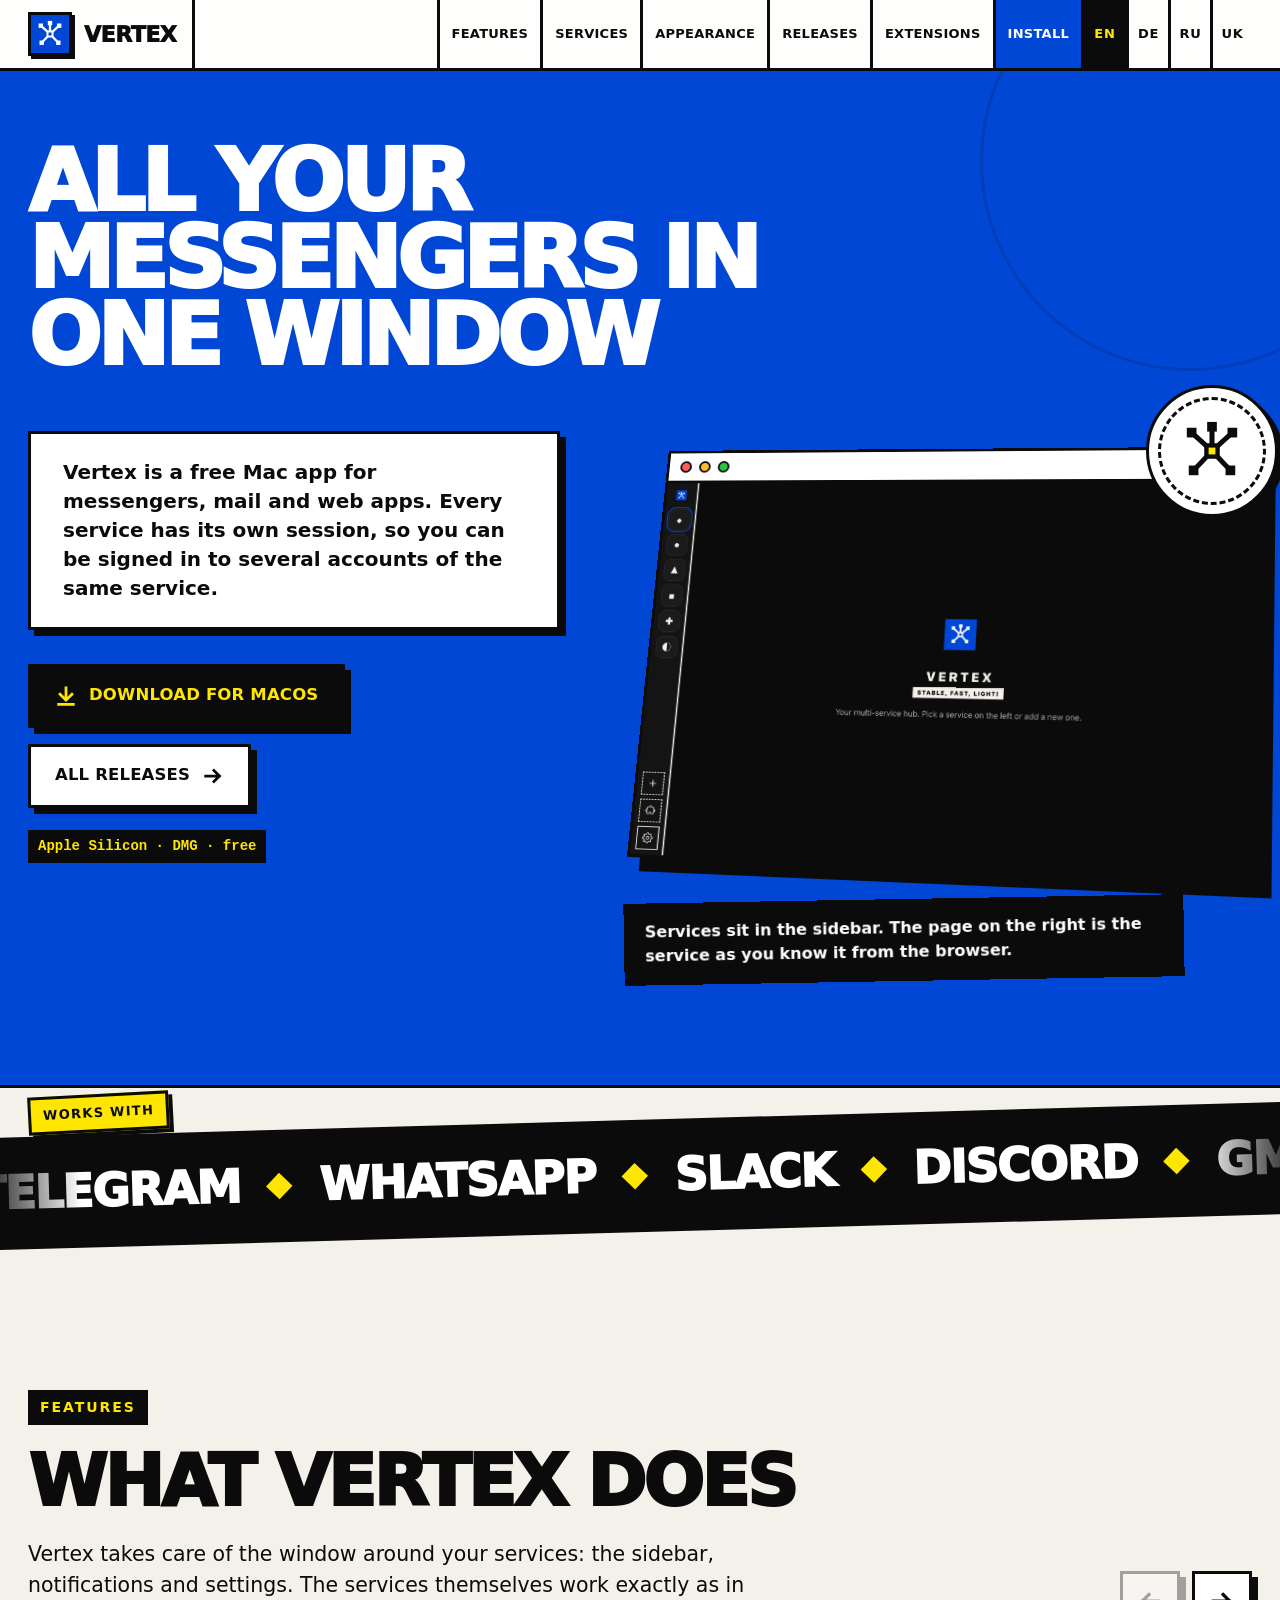
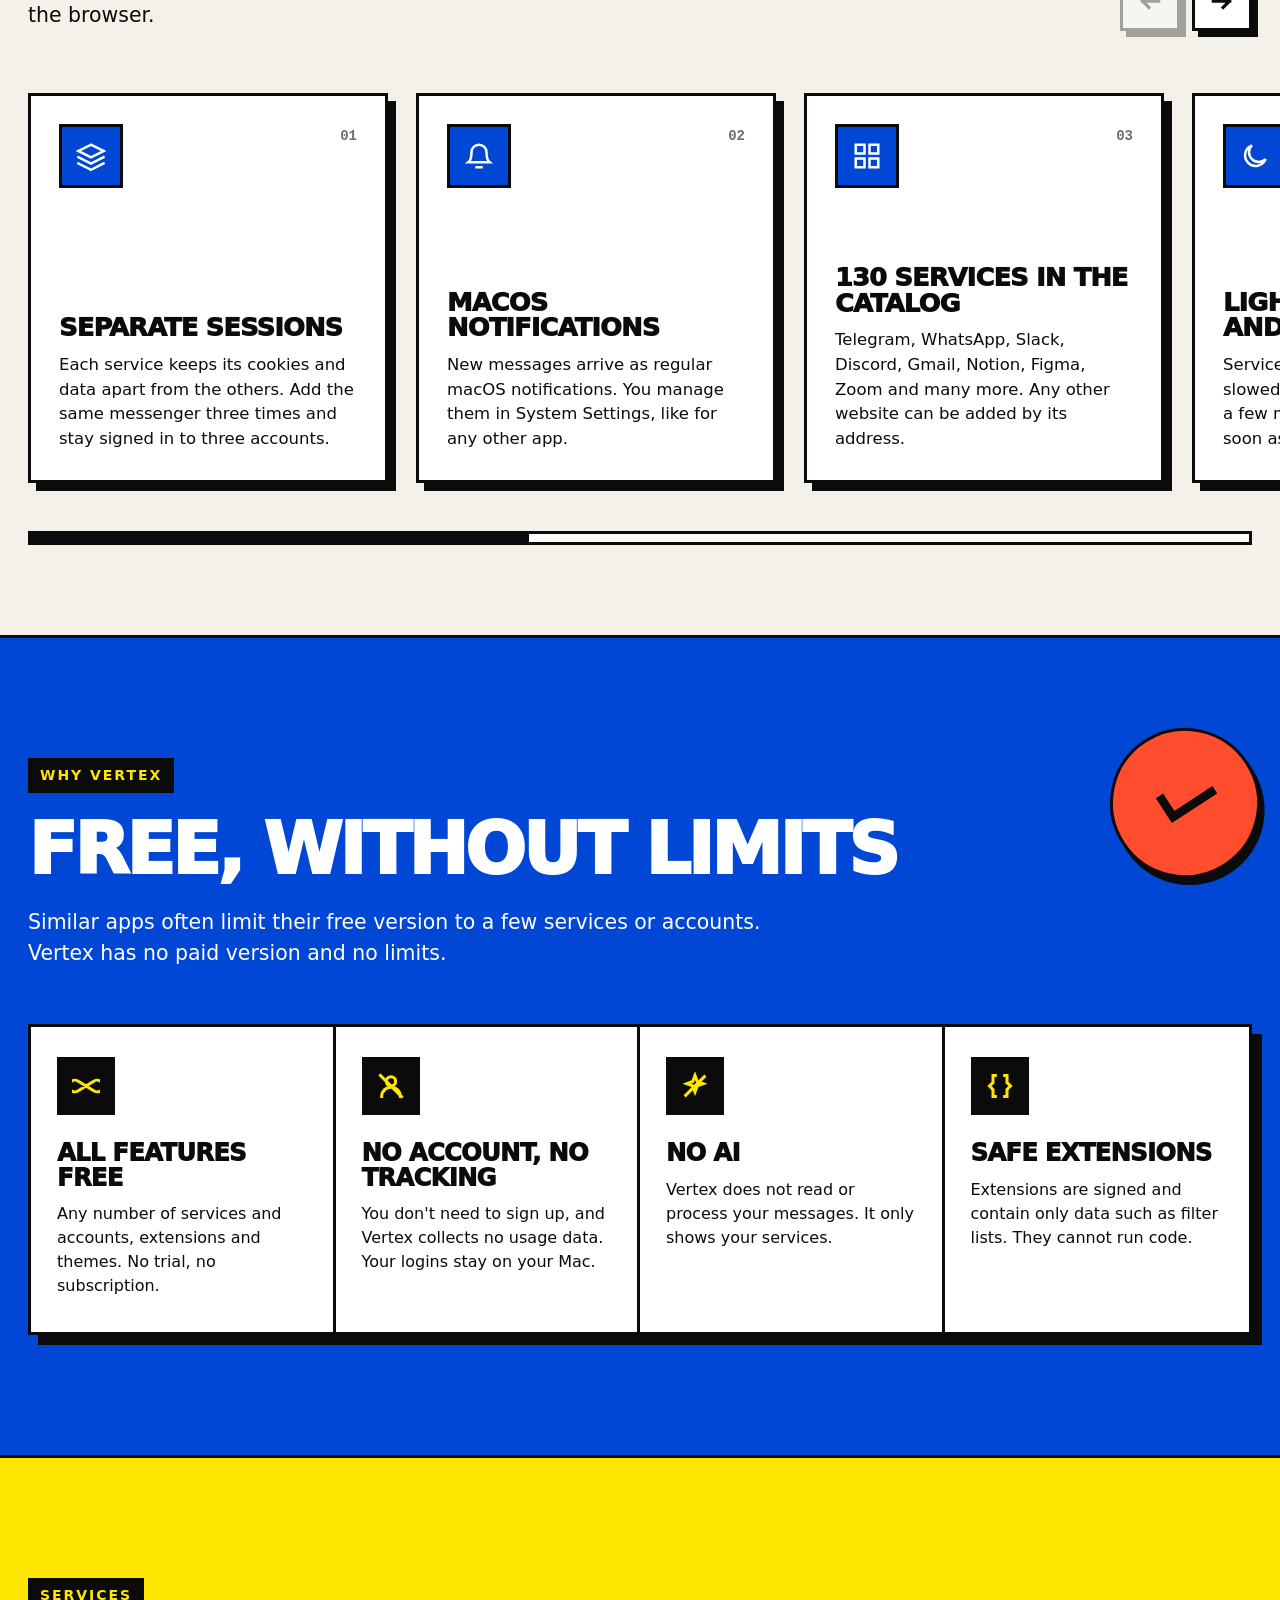
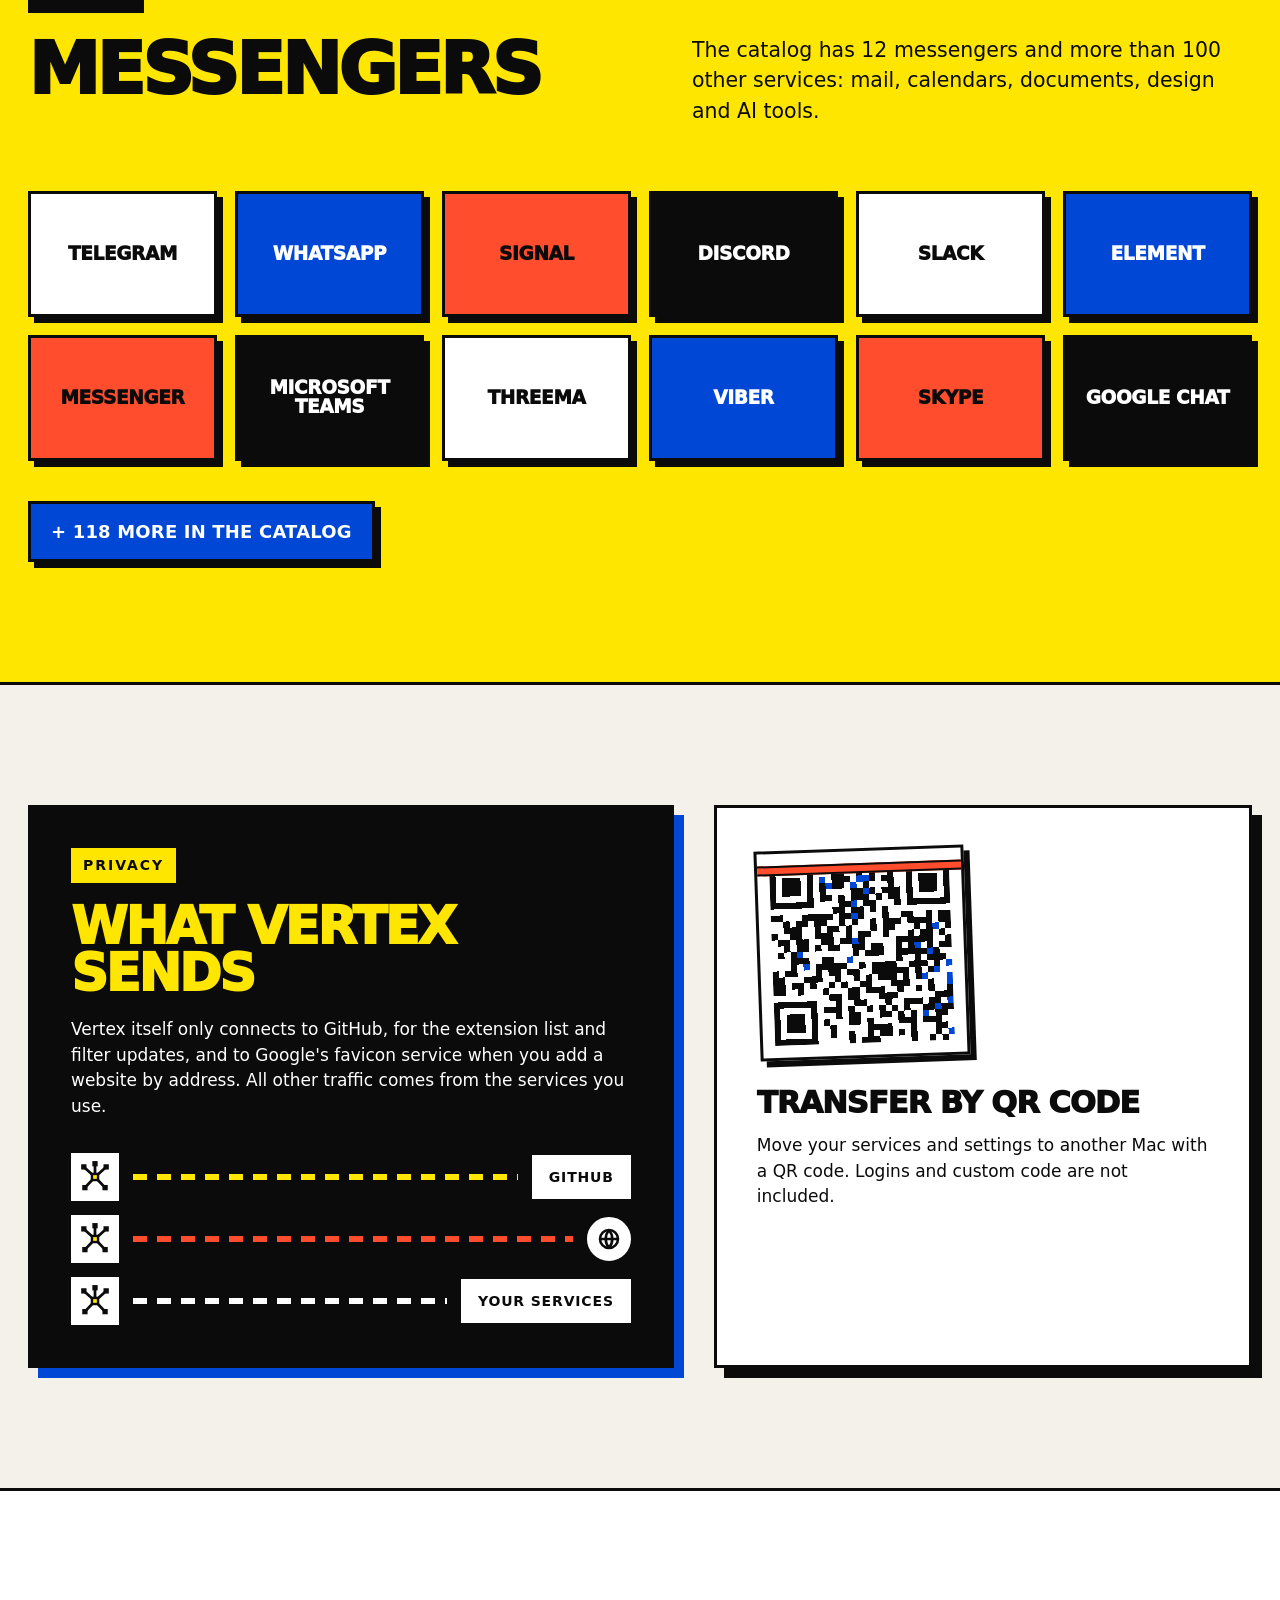
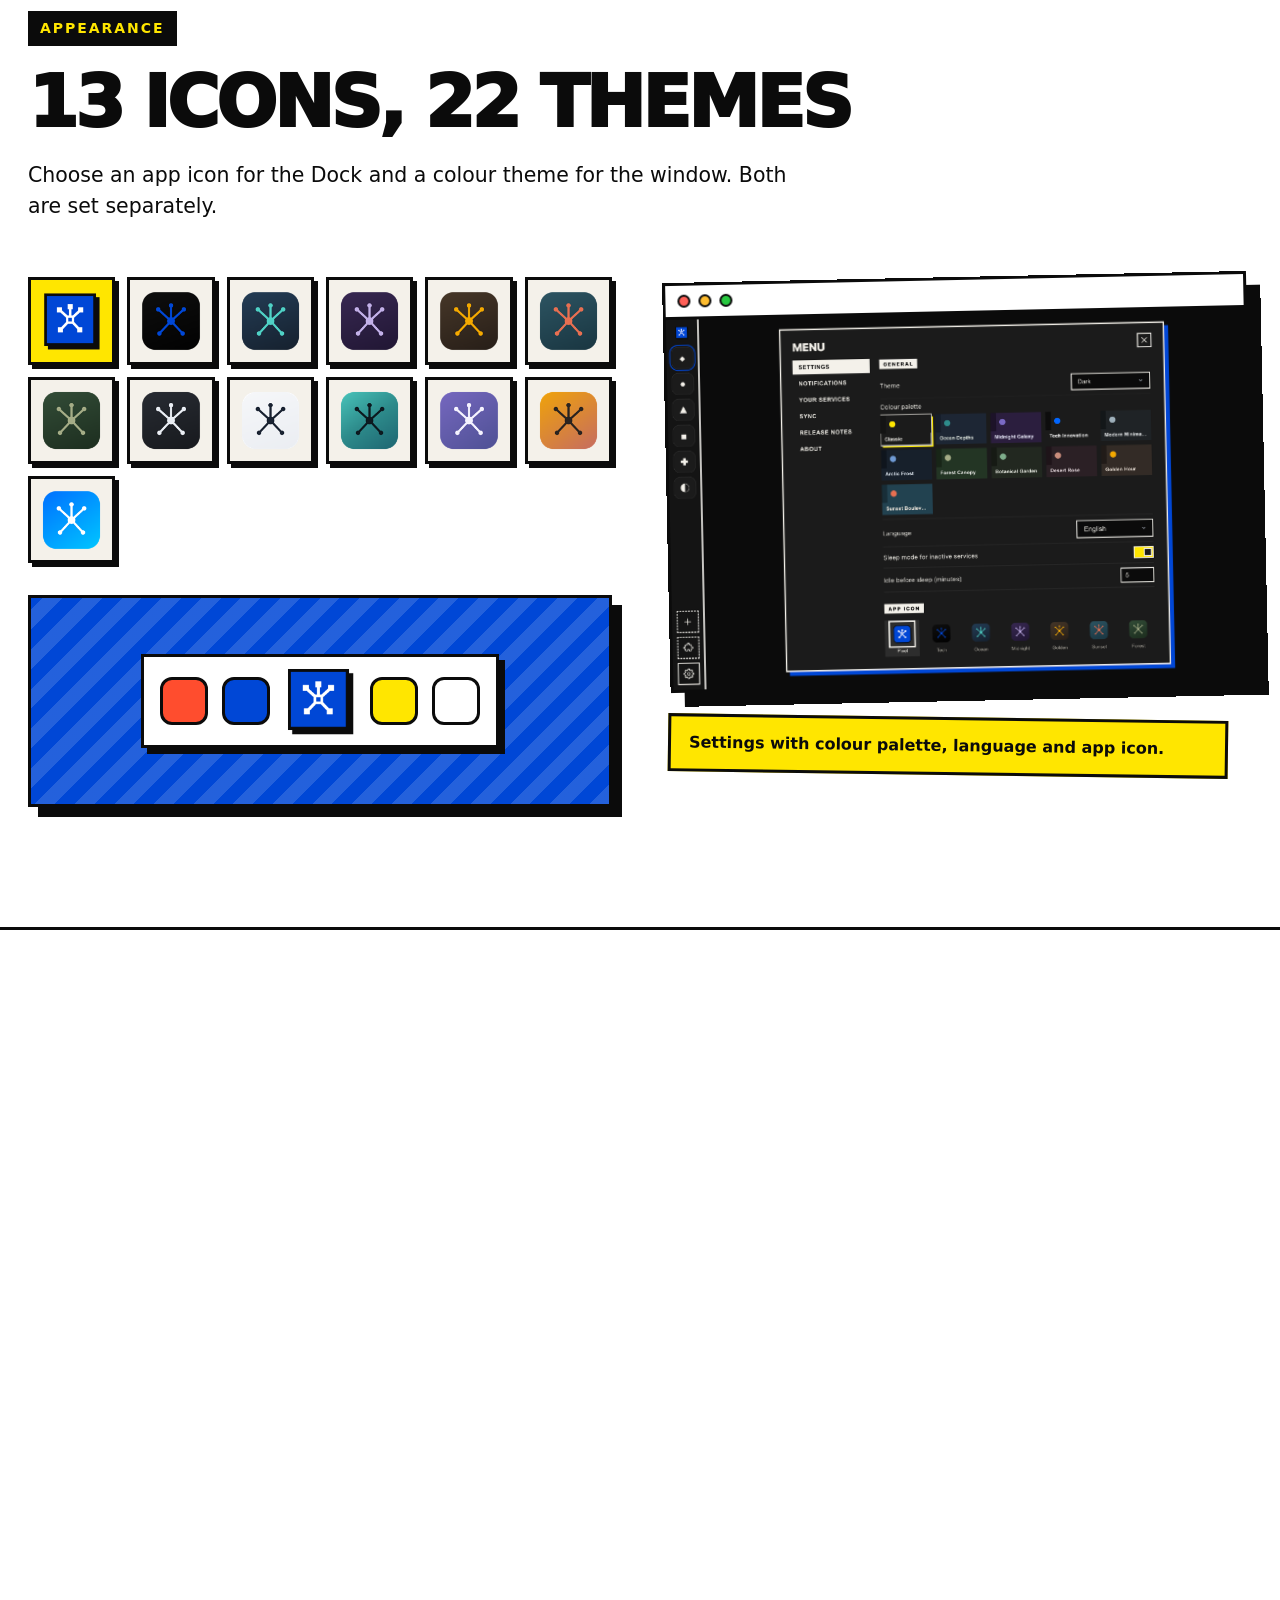
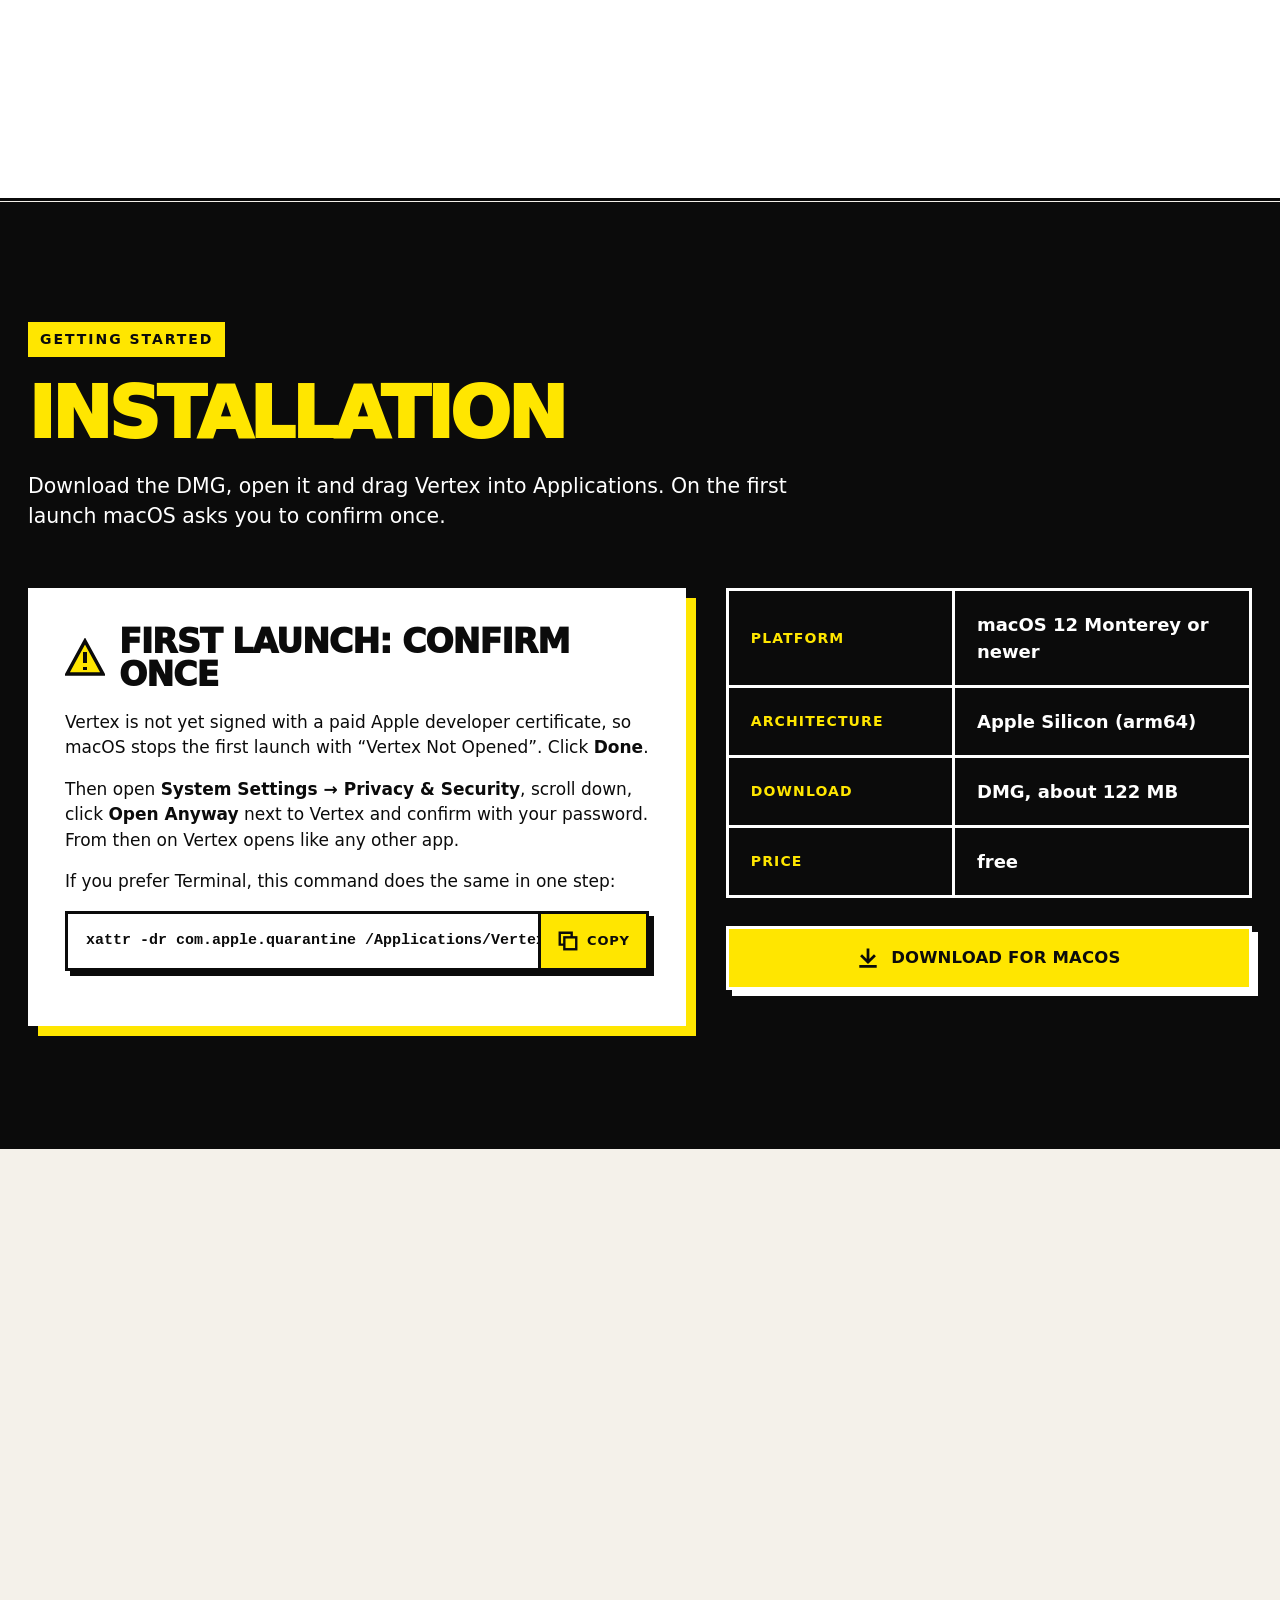
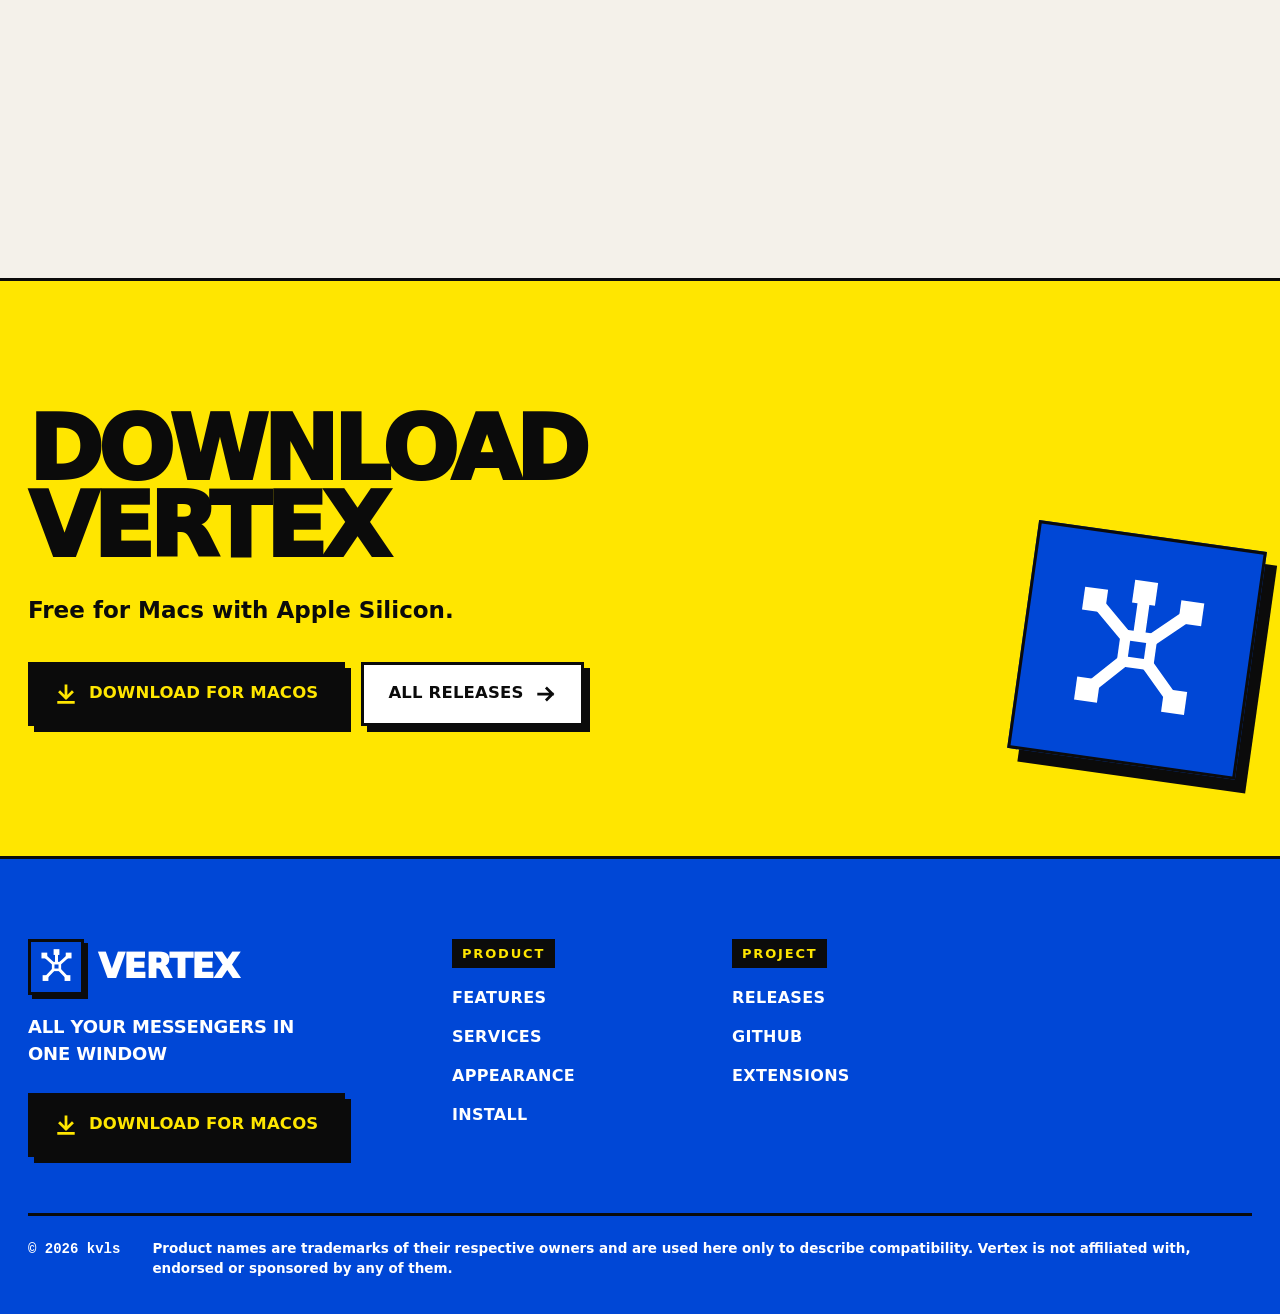
<file: index.html>
<!DOCTYPE html>
<html lang="en">
<head>
<meta charset="utf-8">
<meta name="viewport" content="width=device-width, initial-scale=1">
<title>Vertex: free messenger app for Mac with Telegram, WhatsApp, Slack in one window</title>
<meta name="description" content="Vertex puts Telegram, WhatsApp, Slack, Discord, Gmail and 130 other web apps into one Mac window. Separate sessions for every account, macOS notifications, ad blocking. Free, no sign-up.">
<link rel="canonical" href="https://kvlsx.github.io/vertex-site/">
<meta name="robots" content="index, follow">
<meta name="theme-color" content="#0047d6">
<meta property="og:type" content="website">
<meta property="og:site_name" content="Vertex">
<meta property="og:title" content="Vertex: free messenger app for Mac with Telegram, WhatsApp, Slack in one window">
<meta property="og:description" content="Vertex puts Telegram, WhatsApp, Slack, Discord, Gmail and 130 other web apps into one Mac window. Separate sessions for every account, macOS notifications, ad blocking. Free, no sign-up.">
<meta property="og:url" content="https://kvlsx.github.io/vertex-site/">
<meta property="og:image" content="https://kvlsx.github.io/vertex-site/assets/og-image.png">
<meta property="og:image:width" content="1200">
<meta property="og:image:height" content="630">
<meta property="og:image:alt" content="Vertex: all your messengers in one window">
<meta name="twitter:card" content="summary_large_image">
<meta name="twitter:title" content="Vertex: free messenger app for Mac with Telegram, WhatsApp, Slack in one window">
<meta name="twitter:description" content="Vertex puts Telegram, WhatsApp, Slack, Discord, Gmail and 130 other web apps into one Mac window. Separate sessions for every account, macOS notifications, ad blocking. Free, no sign-up.">
<meta name="twitter:image" content="https://kvlsx.github.io/vertex-site/assets/og-image.png">
<script type="application/ld+json">{"@context": "https://schema.org", "@type": "SoftwareApplication", "name": "Vertex", "applicationCategory": "CommunicationApplication", "operatingSystem": "macOS 12 or later (Apple Silicon)", "description": "Vertex puts Telegram, WhatsApp, Slack, Discord, Gmail and 130 other web apps into one Mac window. Separate sessions for every account, macOS notifications, ad blocking. Free, no sign-up.", "url": "https://kvlsx.github.io/vertex-site/", "downloadUrl": "https://github.com/kvlsx/vertex-releases/releases/latest", "image": "https://kvlsx.github.io/vertex-site/assets/og-image.png", "offers": {"@type": "Offer", "price": "0", "priceCurrency": "EUR"}, "author": {"@type": "Person", "name": "kvls"}, "inLanguage": ["en", "de", "ru", "uk"], "isAccessibleForFree": true}</script>
<link rel="icon" href="assets/favicon.svg" type="image/svg+xml">
<link rel="icon" href="assets/favicon-32.png" sizes="32x32">
<link rel="apple-touch-icon" href="assets/apple-touch-icon.png">
<link rel="stylesheet" href="assets/style.css">
</head>
<body>

<header class="nav">
  <div class="wrap nav-in">
    <a class="logo" href="#main"><span class="mk"><img src="assets/mark-white.svg" alt="" width="34" height="34"></span>VERTEX</a>
    <button class="burger" id="burger" aria-label="Menu" aria-expanded="false"><i></i></button>
    <nav class="links" id="links">
      <a href="#features" data-t="nav.features">Features</a>
      <a href="#services" data-t="nav.services">Services</a>
      <a href="#looks" data-t="nav.looks">Appearance</a>
      <a href="releases.html" data-t="nav.releases">Releases</a>
      <a href="extensions.html" data-t="nav.ext">Extensions</a>
      <a class="hl" href="#install" data-t="nav.install">Install</a>
      <div class="lang" role="group" aria-label="Language"><button data-lang="en">EN</button><button data-lang="de">DE</button><button data-lang="ru">RU</button><button data-lang="uk">UK</button></div>
    </nav>
  </div>
</header>

<main id="main">
<section class="hero">
  <div class="hero-deco"></div>
  <div class="wrap">
    <h1 data-t="hero.claim">All your messengers in one window</h1>
    <div class="hero-grid">
      <div>
        <p class="tagbox" data-t="hero.tag">Vertex is a free Mac app for messengers, mail and web apps. Every service has its own session, so you can be signed in to several accounts of the same service.</p>
        <div class="ctas">
          <a class="btn" data-dl href="https://github.com/kvlsx/vertex-releases/releases/latest"><svg viewBox="0 0 24 24" fill="none" stroke="currentColor" stroke-width="3" stroke-linecap="square"><path d="M12 3v13M5.5 10 12 16.5 18.5 10M4 21h16"/></svg><span data-t="cta.download">Download for macOS</span></a>
          <a class="btn w" href="releases.html"><span data-t="cta.all">All Releases</span><svg viewBox="0 0 24 24" fill="none" stroke="currentColor" stroke-width="3" stroke-linecap="square" aria-hidden="true"><path d="M4 12h15M13 6l6 6-6 6"/></svg></a>
        </div>
        <p class="meta" id="meta" data-t="meta.fallback">Apple Silicon · DMG · free</p>
      </div>
      <figure class="shot">
        <div class="sticker" aria-hidden="true" data-anim><img src="assets/mark.svg" alt=""></div>
        <div class="tilt" id="tilt"><div class="frame"><div class="frame-bar" aria-hidden="true"><i></i><i></i><i></i></div><img src="assets/shot-home.png" alt="Vertex home screen with the service rail" width="2000" height="1280" fetchpriority="high"></div></div>
        <figcaption class="cap" data-t="shot.home">Services sit in the sidebar. The page on the right is the service as you know it from the browser.</figcaption>
      </figure>
    </div>
  </div>
</section>

<div class="band-wrap"><p class="band-cap" data-t="logos.caption">Works with</p><div class="band" aria-hidden="true" data-anim><div class="mask"><div class="band-row" id="band"></div></div></div></div>

<section class="hs" id="features">
  <div class="wrap hs-head">
    <div class="rv">
      <span class="label" data-t="feat.label">Features</span>
      <h2 class="h2" data-t="feat.title">What Vertex does</h2>
      <p class="lede" data-t="feat.lede">Vertex takes care of the window around your services: the sidebar, notifications and settings. The services themselves work exactly as in the browser.</p>
    </div>
    <div class="hs-nav">
      <button class="hs-btn" id="hsPrev" data-t-label="ui.prev" aria-label="Previous"><svg viewBox="0 0 24 24" fill="none" stroke="currentColor" stroke-width="3" stroke-linecap="square" aria-hidden="true"><path d="M20 12H5M11 6l-6 6 6 6"/></svg></button>
      <button class="hs-btn" id="hsNext" data-t-label="ui.next" aria-label="Next"><svg viewBox="0 0 24 24" fill="none" stroke="currentColor" stroke-width="3" stroke-linecap="square" aria-hidden="true"><path d="M4 12h15M13 6l6 6-6 6"/></svg></button>
    </div>
  </div>
  <div class="hs-track" id="track" tabindex="0" role="region" data-t-label="feat.label" aria-label="What It Does">
      <article class="panel">
        <div class="pi"><svg viewBox="0 0 24 24" fill="none" stroke="currentColor" stroke-width="2" stroke-linecap="square" stroke-linejoin="miter" aria-hidden="true"><path d="M12 3 2 8l10 5 10-5z"/><path d="m2 13 10 5 10-5"/><path d="m2 18 10 5 10-5"/></svg></div>
        <span class="num">01</span>
        <h3 data-t="f1.h">Separate sessions</h3>
        <p data-t="f1.p">Each service keeps its cookies and data apart from the others. Add the same messenger three times and stay signed in to three accounts.</p>
      </article>
      <article class="panel">
        <div class="pi"><svg viewBox="0 0 24 24" fill="none" stroke="currentColor" stroke-width="2" stroke-linecap="square" stroke-linejoin="miter" aria-hidden="true"><path d="M6 9a6 6 0 0 1 12 0c0 6 2.5 8 2.5 8h-17S6 15 6 9"/><path d="M10 21h4"/></svg></div>
        <span class="num">02</span>
        <h3 data-t="f2.h">macOS notifications</h3>
        <p data-t="f2.p">New messages arrive as regular macOS notifications. You manage them in System Settings, like for any other app.</p>
      </article>
      <article class="panel">
        <div class="pi"><svg viewBox="0 0 24 24" fill="none" stroke="currentColor" stroke-width="2" stroke-linecap="square" stroke-linejoin="miter" aria-hidden="true"><rect x="3" y="3" width="7" height="7"/><rect x="14" y="3" width="7" height="7"/><rect x="3" y="14" width="7" height="7"/><rect x="14" y="14" width="7" height="7"/></svg></div>
        <span class="num">03</span>
        <h3 data-t="f3.h">130 services in the catalog</h3>
        <p data-t="f3.p">Telegram, WhatsApp, Slack, Discord, Gmail, Notion, Figma, Zoom and many more. Any other website can be added by its address.</p>
      </article>
      <article class="panel">
        <div class="pi"><svg viewBox="0 0 24 24" fill="none" stroke="currentColor" stroke-width="2" stroke-linecap="square" stroke-linejoin="miter" aria-hidden="true"><path d="M20.5 14.5A8.5 8.5 0 1 1 9.5 3.5a7 7 0 0 0 11 11z"/></svg></div>
        <span class="num">04</span>
        <h3 data-t="f4.h">Light on memory and battery</h3>
        <p data-t="f4.p">Services you are not using are slowed down and put to sleep after a few minutes. They wake up as soon as you open them.</p>
      </article>
      <article class="panel">
        <div class="pi"><svg viewBox="0 0 24 24" fill="none" stroke="currentColor" stroke-width="2" stroke-linecap="square" stroke-linejoin="miter" aria-hidden="true"><path d="M12 2.5 20 6v6c0 5-3.4 8.4-8 9.5C7.4 20.4 4 17 4 12V6z"/><path d="m8.5 12 2.5 2.5 4.5-5"/></svg></div>
        <span class="num">05</span>
        <h3 data-t="f5.h">Ad and tracker blocking</h3>
        <p data-t="f5.p">Optional extensions block ads and cookie banners or send services through a proxy. They contain filter lists and settings, never code.</p>
      </article>
      <article class="panel">
        <div class="pi"><svg viewBox="0 0 24 24" fill="none" stroke="currentColor" stroke-width="2" stroke-linecap="square" stroke-linejoin="miter" aria-hidden="true"><circle cx="12" cy="12" r="9"/><path d="M12 3v18"/><path d="M12 3a9 9 0 0 1 0 18z" fill="currentColor"/></svg></div>
        <span class="num">06</span>
        <h3 data-t="f6.h">Themes and icons</h3>
        <p data-t="f6.p">11 colour palettes, each in a light and a dark version, and 13 app icons to choose from.</p>
      </article>
      <article class="panel">
        <div class="pi"><svg viewBox="0 0 24 24" fill="none" stroke="currentColor" stroke-width="2" stroke-linecap="square" stroke-linejoin="miter" aria-hidden="true"><path d="m8 6-6 6 6 6"/><path d="m16 6 6 6-6 6"/><path d="m14 4-4 16"/></svg></div>
        <span class="num">07</span>
        <h3 data-t="f7.h">Custom CSS and JavaScript</h3>
        <p data-t="f7.p">Change how a service looks or behaves with your own CSS and JavaScript. Export it to a file and import it on another Mac.</p>
      </article>
      <article class="panel">
        <div class="pi"><svg viewBox="0 0 24 24" fill="none" stroke="currentColor" stroke-width="2" stroke-linecap="square" stroke-linejoin="miter" aria-hidden="true"><path d="M7 20V4"/><path d="m3 8 4-4 4 4"/><path d="M17 4v16"/><path d="m13 16 4 4 4-4"/></svg></div>
        <span class="num">08</span>
        <h3 data-t="f8.h">Your own order</h3>
        <p data-t="f8.p">Drag services in the sidebar into the order you want. Vertex keeps it.</p>
      </article>
  </div>
  <div class="wrap"><div class="hs-bar" aria-hidden="true"><i id="hsBar"></i></div></div>
</section>

<section class="why" id="why">
  <div class="stamp" aria-hidden="true" data-anim><svg viewBox="0 0 24 24" fill="none" stroke="#0b0b0b" stroke-width="3" stroke-linecap="square"><path d="m4 12.5 5 5L20 6.5"/></svg></div>
  <div class="wrap">
    <div class="rv">
      <span class="label" data-t="why.label">Why Vertex</span>
      <h2 class="h2" data-t="why.title">Free, without limits</h2>
      <p class="lede" data-t="why.lede">Similar apps often limit their free version to a few services or accounts. Vertex has no paid version and no limits.</p>
    </div>
    <div class="why-grid rv">
      <article class="wc"><div class="wi"><svg viewBox="0 0 24 24" fill="none" stroke="currentColor" stroke-width="2.6" stroke-linecap="square" stroke-linejoin="miter"><path d="M18.2 8.2a5 5 0 1 1 0 7.6L12 12 5.8 8.2a5 5 0 1 0 0 7.6L12 12z"/></svg></div><h3 data-t="why1.h">All features free</h3><p data-t="why1.p">Any number of services and accounts, extensions and themes. No trial, no subscription.</p></article>
      <article class="wc"><div class="wi"><svg viewBox="0 0 24 24" fill="none" stroke="currentColor" stroke-width="2.6" stroke-linecap="square" stroke-linejoin="miter"><circle cx="12" cy="8" r="4"/><path d="M4 21a8 8 0 0 1 16 0M3 3l18 18"/></svg></div><h3 data-t="why2.h">No account, no tracking</h3><p data-t="why2.p">You don't need to sign up, and Vertex collects no usage data. Your logins stay on your Mac.</p></article>
      <article class="wc"><div class="wi"><svg viewBox="0 0 24 24" fill="none" stroke="currentColor" stroke-width="2.6" stroke-linecap="square" stroke-linejoin="miter"><path d="M12 3l1.9 5.1L19 10l-5.1 1.9L12 17l-1.9-5.1L5 10l5.1-1.9z"/><path d="M4 20 20 4"/></svg></div><h3 data-t="why3.h">No AI</h3><p data-t="why3.p">Vertex does not read or process your messages. It only shows your services.</p></article>
      <article class="wc"><div class="wi"><svg viewBox="0 0 24 24" fill="none" stroke="currentColor" stroke-width="2.6" stroke-linecap="square" stroke-linejoin="miter"><path d="M8 3H6v6l-3 3 3 3v6h2M16 3h2v6l3 3-3 3v6h-2"/></svg></div><h3 data-t="why4.h">Safe extensions</h3><p data-t="why4.p">Extensions are signed and contain only data such as filter lists. They cannot run code.</p></article>
    </div>
  </div>
</section>

<section class="svc" id="services">
  <div class="wrap">
    <div class="svc-top rv">
      <div>
        <span class="label" data-t="svc.label">Services</span>
        <h2 class="h2" data-t="svc2.title">Messengers</h2>
      </div>
      <p class="lede" data-t="svc2.lede">The catalog has 12 messengers and more than 100 other services: mail, calendars, documents, design and AI tools.</p>
    </div>
    <div class="svc-grid rv" id="svcGrid"></div>
    <span class="more rv" data-t="svc.more">+ 118 more in the catalog</span>
  </div>
</section>

<section class="ps" id="privacy">
  <div class="wrap ps-grid">
    <article class="pbox rv">
      <span class="label" data-t="privacy.label">Privacy</span>
      <h2 data-t="privacy.title">What Vertex sends</h2>
      <p data-t="privacy.p">Vertex itself only connects to GitHub, for the extension list and filter updates, and to Google's favicon service when you add a website by address. All other traffic comes from the services you use.</p>
      <div class="routes" aria-hidden="true" data-anim>
        <div class="rt"><span class="me"><img src="assets/mark.svg" alt="" loading="lazy" decoding="async"></span><span class="ln"></span><span class="end"><span class="chip">GitHub</span></span></div>
        <div class="rt"><span class="me"><img src="assets/mark.svg" alt="" loading="lazy" decoding="async"></span><span class="ln" style="--c:#ff4d2e;animation-duration:1.4s"></span><span class="end"><span class="gl"><svg viewBox="0 0 24 24" fill="none" stroke="currentColor" stroke-width="2.6"><circle cx="12" cy="12" r="9"/><path d="M3 12h18M12 3a14 14 0 0 1 0 18M12 3a14 14 0 0 0 0 18"/></svg></span></span></div>
        <div class="rt"><span class="me"><img src="assets/mark.svg" alt="" loading="lazy" decoding="async"></span><span class="ln" style="--c:#fff;animation-duration:.7s"></span><span class="end"><span class="chip" data-t="route.svc">Your services</span></span></div>
      </div>
    </article>
    <article class="sbox rv">
      <div class="qrw" aria-hidden="true" data-anim><canvas id="qr" width="29" height="29"></canvas></div>
      <h3 data-t="sync.h">Transfer by QR code</h3>
      <p data-t="sync.p">Move your services and settings to another Mac with a QR code. Logins and custom code are not included.</p>
    </article>
  </div>
</section>

<section class="look" id="looks">
  <div class="wrap">
    <div class="rv">
      <span class="label" data-t="look.label">Appearance</span>
      <h2 class="h2" data-t="look.title">13 icons, 22 themes</h2>
      <p class="lede" data-t="look.lede">Choose an app icon for the Dock and a colour theme for the window. Both are set separately.</p>
    </div>
    <div class="look-grid">
      <div class="rv">
        <div class="ways" id="ways"></div>
        <div class="preview" id="preview" aria-hidden="true"><div class="dock"><i style="--c:#ff4d2e"></i><i style="--c:#0047d6"></i><img id="pvIcon" src="assets/icons/pixel.png" alt="" loading="lazy" decoding="async"><i style="--c:#ffe600"></i><i style="--c:#fff"></i></div></div>
      </div>
      <figure class="rv">
        <div class="frame"><div class="frame-bar" aria-hidden="true"><i></i><i></i><i></i></div><img src="assets/shot-settings.png" alt="Vertex settings with palettes and app icons" width="2000" height="1280" loading="lazy"></div>
        <figcaption class="cap" data-t="shot.settings">Settings with colour palette, language and app icon.</figcaption>
      </figure>
    </div>
  </div>
</section>

<section class="cmp" id="compare">
  <div class="wrap">
    <div class="rv">
      <span class="label" data-t="cmp.label">Comparison</span>
      <h2 class="h2" data-t="cmp.title">Free versions compared</h2>
    </div>
    <div class="tbl rv">
      <table>
        <thead><tr><th data-t="cmp.col.app">App</th><th data-t="cmp.col.free">Free plan</th><th data-t="cmp.col.paid">To remove limits</th></tr></thead>
        <tbody>
          <tr class="me"><td><span class="app"><img src="assets/icons/pixel.png" alt="" loading="lazy" decoding="async">Vertex</span></td><td><span class="tick"><svg viewBox="0 0 24 24" fill="none" stroke="currentColor" stroke-width="3.4" stroke-linecap="square"><path d="m4 12.5 5 5L20 6.5"/></svg><span data-t="cmp.vertex.free">Everything, no limits</span></span></td><td data-t="cmp.vertex.paid">—</td></tr>
          <tr><td><span class="app"><i style="--c:#6f7dff"></i>Rambox</span></td><td data-t="cmp.rambox.free">2 accounts per app</td><td data-t="cmp.rambox.paid">Pro, $7 / month</td></tr>
          <tr><td><span class="app"><i style="--c:#ff4d2e"></i>Wavebox</span></td><td data-t="cmp.wavebox.free">2 groups of 2 apps</td><td data-t="cmp.wavebox.paid">Pro, €8.33 / month</td></tr>
          <tr><td><span class="app"><i style="--c:#9a9a9a"></i>Shift</span></td><td data-t="cmp.shift.free">5 spaces, 10 apps</td><td data-t="cmp.shift.paid">Advanced, $199.99 / year</td></tr>
        </tbody>
      </table>
    </div>
    <p class="cmp-note rv" data-t="cmp.note">Limits of the free plans as listed on the vendors' websites in September 2026.</p>
    <p class="cmp-src"><a href="https://rambox.app/pricing">rambox.app/pricing</a> · <a href="https://wavebox.io/pricing">wavebox.io/pricing</a> · <a href="https://shift.com/pricing/">shift.com/pricing</a></p>
  </div>
</section>

<section class="inst" id="install">
  <div class="wrap">
    <div class="rv">
      <span class="label" data-t="ins.label">Getting started</span>
      <h2 class="h2" data-t="ins.title">Installation</h2>
      <p class="lede" data-t="ins.lede">Download the DMG, open it and drag Vertex into Applications. On the first launch macOS asks you to confirm once.</p>
    </div>
    <div class="inst-grid">
      <div class="warn rv">
        <h3><svg viewBox="0 0 40 40"><path d="M20 3 38 36H2z" fill="#ffe600" stroke="#0b0b0b" stroke-width="3.5" stroke-linejoin="miter"/><path d="M20 14v11M20 29v3" stroke="#0b0b0b" stroke-width="4"/></svg><span data-t="ins.warnH">First launch: confirm once</span></h3>
        <p data-t="ins.warn1">Vertex is not yet signed with a paid Apple developer certificate, so macOS stops the first launch with “Vertex Not Opened”. Click <strong>Done</strong>.</p>
        <p data-t="ins.warn2">Then open <strong>System Settings → Privacy &amp; Security</strong>, scroll down, click <strong>Open Anyway</strong> next to Vertex and confirm with your password. From then on Vertex opens like any other app.</p>
        <p data-t="ins.warn3">If you prefer Terminal, this command does the same in one step:</p>
        <div class="code"><code id="cmd">xattr -dr com.apple.quarantine /Applications/Vertex.app</code>
          <button class="copy" id="copy"><svg class="cp" viewBox="0 0 24 24" fill="none" stroke="currentColor" stroke-width="2.6"><rect x="8" y="8" width="13" height="13"/><path d="M16 8V3H3v13h5"/></svg><svg class="ok" viewBox="0 0 24 24" fill="none" stroke="currentColor" stroke-width="3.2" stroke-linecap="square"><path d="m4 12.5 5 5L20 6.5"/></svg><span class="copy-l" id="copyL" data-t="ui.copy">Copy</span><span hidden data-t="ui.copied">Copied</span></button><span class="sr-only" role="status" id="copyStatus"></span>
        </div>
      </div>
      <div class="rv">
        <dl class="specs">
          <div class="spec"><dt data-t="spec.os.k">Platform</dt><dd data-t="spec.os.v">macOS 12 Monterey or newer</dd></div>
          <div class="spec"><dt data-t="spec.arch.k">Architecture</dt><dd data-t="spec.arch.v">Apple Silicon (arm64)</dd></div>
          <div class="spec"><dt data-t="spec.dl.k">Download</dt><dd data-t="spec.dl.v">DMG, about 122 MB</dd></div>
          <div class="spec"><dt data-t="spec.price.k">Price</dt><dd data-t="spec.price.v">free</dd></div>
        </dl>
        <a class="btn y" data-dl href="https://github.com/kvlsx/vertex-releases/releases/latest"><svg viewBox="0 0 24 24" fill="none" stroke="currentColor" stroke-width="3" stroke-linecap="square"><path d="M12 3v13M5.5 10 12 16.5 18.5 10M4 21h16"/></svg><span data-t="cta.download">Download for macOS</span></a>
      </div>
    </div>
  </div>
</section>
<section class="faq" id="faq">
  <div class="wrap faq-grid">
    <div class="rv">
      <span class="label" data-t="faq.label">FAQ</span>
      <h2 class="h2" data-t="faq.title">Frequently asked questions</h2>
    </div>
    <div class="qa-list rv">
        <details class="qa"><summary><span data-t="q1">Is Vertex free?</span><i class="tog"></i></summary><div class="ans"><p data-t="a1">Yes. There is no paid version, no trial and no subscription.</p></div></details>
        <details class="qa"><summary><span data-t="q2">Why does macOS say “Vertex Not Opened”?</span><i class="tog"></i></summary><div class="ans"><p data-t="a2">Vertex is not yet signed with a paid Apple developer certificate. Confirm it once under System Settings → Privacy & Security → Open Anyway.</p></div></details>
        <details class="qa"><summary><span data-t="q3">Where are my logins stored?</span><i class="tog"></i></summary><div class="ans"><p data-t="a3">On your Mac, separately for each service. When you remove a service, its data is deleted too.</p></div></details>
        <details class="qa"><summary><span data-t="q4">Can I add a website that is not in the catalog?</span><i class="tog"></i></summary><div class="ans"><p data-t="a4">Yes. Enter its address and it is added as a service with its own session.</p></div></details>
        <details class="qa"><summary><span data-t="q5">Does Vertex run on Intel Macs?</span><i class="tog"></i></summary><div class="ans"><p data-t="a5">Not yet. Vertex currently needs a Mac with Apple Silicon and macOS 12 or later.</p></div></details>
        <details class="qa"><summary><span data-t="q6">What does the QR transfer include?</span><i class="tog"></i></summary><div class="ans"><p data-t="a6">The list of services with names, addresses and notification settings, plus the language and a few options. Logins, cookies and custom code are not transferred.</p></div></details>
    </div>
  </div>
</section>

<section class="final">
  <div class="wrap">
    <div class="rv">
      <h2 data-t="final.title">Download Vertex</h2>
      <p data-t="final.lede">Free for Macs with Apple Silicon.</p>
      <div class="ctas">
        <a class="btn" data-dl href="https://github.com/kvlsx/vertex-releases/releases/latest"><svg viewBox="0 0 24 24" fill="none" stroke="currentColor" stroke-width="3" stroke-linecap="square"><path d="M12 3v13M5.5 10 12 16.5 18.5 10M4 21h16"/></svg><span data-t="cta.download">Download for macOS</span></a>
        <a class="btn w" href="releases.html"><span data-t="cta.all">All Releases</span><svg viewBox="0 0 24 24" fill="none" stroke="currentColor" stroke-width="3" stroke-linecap="square" aria-hidden="true"><path d="M4 12h15M13 6l6 6-6 6"/></svg></a>
      </div>
    </div>
    <div class="final-ico" aria-hidden="true"><img src="assets/mark-white.svg" alt="" width="200" height="200" loading="lazy"></div>
  </div>
</section>
</main>

<footer>
  <div class="wrap">
    <div class="foot-grid">
      <div class="foot-brand">
        <a class="foot-logo" href="index.html"><span class="mk"><img src="assets/mark-white.svg" alt="" width="40" height="40"></span>VERTEX</a>
        <p data-t="hero.claim">All your messengers in one window</p>
        <a class="btn" data-dl href="https://github.com/kvlsx/vertex-releases/releases/latest"><svg viewBox="0 0 24 24" fill="none" stroke="currentColor" stroke-width="3" stroke-linecap="square" aria-hidden="true"><path d="M12 3v13M5.5 10 12 16.5 18.5 10M4 21h16"/></svg><span data-t="cta.download">Download for macOS</span></a>
      </div>
      <nav class="foot-col" data-t-label="foot.product" aria-label="Product">
        <h3 data-t="foot.product">Product</h3>
        <a href="index.html#features" data-t="nav.features">Features</a>
        <a href="index.html#services" data-t="nav.services">Services</a>
        <a href="index.html#looks" data-t="nav.looks">Appearance</a>
        <a href="index.html#install" data-t="nav.install">Install</a>
      </nav>
      <nav class="foot-col" data-t-label="foot.project" aria-label="Project">
        <h3 data-t="foot.project">Project</h3>
        <a href="releases.html" data-t="nav.releases">Releases</a>
        <a href="https://github.com/kvlsx/vertex-releases" data-t="nav.github">GitHub</a>
        <a href="extensions.html" data-t="nav.ext">Extensions</a>
      </nav>
    </div>
    <div class="foot-bottom">
      <span class="copy-r">© 2026 kvls</span>
      <p class="tm" data-t="tm.note">Product names are trademarks of their respective owners and are used here only to describe compatibility. Vertex is not affiliated with, endorsed or sponsored by any of them.</p>
    </div>
  </div>
</footer>

<script>
(function () {
  'use strict';
  document.documentElement.classList.add('js');
  var reduce = window.matchMedia('(prefers-reduced-motion: reduce)').matches;
  
  /* Mobile menu */
  var burger = document.getElementById('burger'), links = document.getElementById('links');
  burger.addEventListener('click', function () {
    var o = links.classList.toggle('open'); burger.setAttribute('aria-expanded', String(o));
  });
  var closeMenu = function (focusBtn) {
    if (!links.classList.contains('open')) { return; }
    links.classList.remove('open'); burger.setAttribute('aria-expanded', 'false');
    if (focusBtn) { burger.focus(); }
  };
  burger.setAttribute('aria-controls', 'links');
  links.addEventListener('click', function (e) { if (e.target.closest('a')) { closeMenu(false); } });
  document.addEventListener('keydown', function (e) { if (e.key === 'Escape') { closeMenu(true); } });
  document.addEventListener('click', function (e) { if (!e.target.closest('.nav')) { closeMenu(false); } });

  /* Condensed nav + hero shot that flattens while scrolling */
  var navEl = document.querySelector('.nav'), tiltEl = document.getElementById('tilt'), sTick = false;
  var onScroll = function () {
    sTick = false;
    navEl.classList.toggle('small', window.scrollY > 24);
    if (!reduce) {
      var vh = window.innerHeight, docTop = tiltEl.getBoundingClientRect().top + window.scrollY;
      // Start flattening once the shot is in view (or right away if it is visible on load).
      var start = Math.max(0, docTop - vh * 0.85);
      var p = (window.scrollY - start) / (vh * 0.45);
      tiltEl.style.setProperty('--t', (1 - Math.min(1, Math.max(0, p))).toFixed(3));
    }
  };
  if (reduce) { tiltEl.style.setProperty('--t', '0'); }
  window.addEventListener('scroll', function () { if (!sTick) { sTick = true; requestAnimationFrame(onScroll); } }, { passive: true });
  onScroll();

  /* Name band: service names as text, no third-party logos */
  var bandList = ['Telegram', 'WhatsApp', 'Slack', 'Discord', 'Gmail', 'Notion', 'Element', 'Signal', 'Figma', 'Linear', 'Zoom', 'Teams', 'GitHub', 'Spotify', 'Mastodon', 'Claude', 'Trello', 'Threema', 'Viber', 'GitLab', 'Jira', 'Miro', 'Todoist', 'Nextcloud', 'Proton Mail', 'DeepL'];
  var html = '';
  bandList.concat(bandList).forEach(function (n) { html += '<span class="nm">' + n + '</span><span class="x"><i></i></span>'; });
  document.getElementById('band').innerHTML = html;

  /* Messenger tiles: names only */
  var names = ['Telegram', 'WhatsApp', 'Signal', 'Discord', 'Slack', 'Element', 'Messenger', 'Microsoft Teams', 'Threema', 'Viber', 'Skype', 'Google Chat'];
  var grid = document.getElementById('svcGrid');
  names.forEach(function (n, k) {
    var d = document.createElement('div'); d.className = 'tile t' + (k % 4);
    d.innerHTML = '<span>' + n + '</span>';
    grid.appendChild(d);
  });

  /* Colourways with live preview */
  var ways = { pixel: '#0047d6', tech: '#0b0b0b', ocean: '#16324a', midnight: '#2a1d45', golden: '#3b2a1a', sunset: '#1f4452', forest: '#22381f', mono: '#1c1d22', inverse: '#f4f1ea', 'ocean-fill': '#2aa39a', 'violet-fill': '#6c5bbf', 'warm-fill': '#f08a2a', 'electric-fill': '#0a8cff' };
  var wbox = document.getElementById('ways'), pv = document.getElementById('preview'), pvIcon = document.getElementById('pvIcon');
  Object.keys(ways).forEach(function (w, k) {
    var b = document.createElement('button'); b.className = 'way';
    b.setAttribute('aria-pressed', String(k === 0)); b.setAttribute('aria-label', w);
    b.innerHTML = '<img src="assets/icons/' + w + '.png" alt="' + w + '" loading="lazy">';
    b.addEventListener('click', function () {
      wbox.querySelectorAll('.way').forEach(function (x) { x.setAttribute('aria-pressed', 'false'); });
      b.setAttribute('aria-pressed', 'true');
      pv.style.setProperty('--pv', ways[w]);
      pvIcon.src = 'assets/icons/' + w + '.png';
      pvIcon.classList.remove('swap'); void pvIcon.offsetWidth; pvIcon.classList.add('swap');
    });
    wbox.appendChild(b);
  });
  pv.style.setProperty('--pv', ways.pixel);


  /* Decorative QR-like code, hard pixels to match the style */
  (function () {
    var c = document.getElementById('qr'); if (!c || !c.getContext) { return; }
    var g = c.getContext('2d'), N = 29, seed = 11;
    var rnd = function () { seed = (seed * 16807) % 2147483647; return seed / 2147483647; };
    var inF = function (x, y) { return (x < 8 && y < 8) || (x > N - 9 && y < 8) || (x < 8 && y > N - 9); };
    var finder = function (x, y) {
      g.fillStyle = '#0b0b0b'; g.fillRect(x, y, 7, 7);
      g.fillStyle = '#fff'; g.fillRect(x + 1, y + 1, 5, 5);
      g.fillStyle = '#0b0b0b'; g.fillRect(x + 2, y + 2, 3, 3);
    };
    g.fillStyle = '#fff'; g.fillRect(0, 0, N, N);
    for (var y = 0; y < N; y++) { for (var x = 0; x < N; x++) {
      if (!inF(x, y) && rnd() > 0.5) { g.fillStyle = rnd() > 0.93 ? '#0047d6' : '#0b0b0b'; g.fillRect(x, y, 1, 1); }
    } }
    finder(0, 0); finder(N - 7, 0); finder(0, N - 7);
  })();

  /* Copy command */
  var copy = document.getElementById('copy');
  copy.addEventListener('click', function () {
    var t = document.getElementById('cmd').textContent;
    var label = document.getElementById('copyL'), status = document.getElementById('copyStatus');
    var tr = function (k, fb) { return window.vxT ? window.vxT(k) : fb; };
    var done = function () {
      copy.classList.add('done'); label.textContent = tr('ui.copied', 'Copied'); status.textContent = tr('ui.copied', 'Copied');
      setTimeout(function () { copy.classList.remove('done'); label.textContent = tr('ui.copy', 'Copy'); status.textContent = ''; }, 1600);
    };
    if (navigator.clipboard) { navigator.clipboard.writeText(t).then(done, done); }
    else { var r = document.createRange(); r.selectNodeContents(document.getElementById('cmd')); var s = getSelection(); s.removeAllRanges(); s.addRange(r); document.execCommand('copy'); done(); }
  });

  /* Feature strip: native horizontal scroll, never captures the vertical wheel */
  var track = document.getElementById('track'), bar = document.getElementById('hsBar');
  var prev = document.getElementById('hsPrev'), next = document.getElementById('hsNext');
  var stripTick = false;
  var syncStrip = function () {
    stripTick = false;
    var max = track.scrollWidth - track.clientWidth;
    var vis = track.clientWidth / Math.max(1, track.scrollWidth);
    var p = max > 0 ? track.scrollLeft / max : 0;
    bar.style.width = (vis * 100).toFixed(2) + '%';
    bar.style.left = (p * (1 - vis) * 100).toFixed(2) + '%';
    prev.disabled = track.scrollLeft <= 2;
    next.disabled = track.scrollLeft >= max - 2;
  };
  var step = function (dir) {
    var card = track.querySelector('.panel');
    var w = card ? card.getBoundingClientRect().width + 28 : track.clientWidth * 0.8;
    var n = Math.max(1, Math.floor(track.clientWidth / w));
    track.scrollBy({ left: dir * n * w, behavior: reduce ? 'auto' : 'smooth' });
  };
  prev.addEventListener('click', function () { step(-1); });
  next.addEventListener('click', function () { step(1); });
  track.addEventListener('scroll', function () { if (!stripTick) { stripTick = true; requestAnimationFrame(syncStrip); } }, { passive: true });
  track.addEventListener('keydown', function (e) {
    if (e.key === 'ArrowRight') { e.preventDefault(); step(1); }
    if (e.key === 'ArrowLeft') { e.preventDefault(); step(-1); }
  });
  // Drag with the mouse; touch and trackpads scroll natively.
  var dragX = null, dragLeft = 0, moved = false;
  track.addEventListener('pointerdown', function (e) {
    if (e.pointerType !== 'mouse' || e.button !== 0) { return; }
    dragX = e.clientX; dragLeft = track.scrollLeft; moved = false;
  });
  window.addEventListener('pointermove', function (e) {
    if (dragX === null) { return; }
    var dx = e.clientX - dragX;
    if (!moved && Math.abs(dx) > 4) { moved = true; track.classList.add('drag'); }
    if (moved) { track.scrollLeft = dragLeft - dx; }
  });
  window.addEventListener('pointerup', function () {
    if (dragX === null) { return; }
    dragX = null;
    if (moved) {
      var left = track.scrollLeft;
      track.classList.remove('drag');
      // Re-enabling snap jumps to a snap point; restore and let it settle smoothly.
      track.scrollLeft = left;
      var card = track.querySelector('.panel');
      if (card) {
        var w = card.getBoundingClientRect().width + 28;
        track.scrollTo({ left: Math.round(left / w) * w, behavior: reduce ? 'auto' : 'smooth' });
      }
    }
  });
  window.addEventListener('resize', syncStrip);
  syncStrip();

  /* Pause looping animations off screen */
  if ('IntersectionObserver' in window) {
    var io3 = new IntersectionObserver(function (es) {
      es.forEach(function (e) { e.target.classList.toggle('off', !e.isIntersecting); });
    }, { rootMargin: '80px' });
    document.querySelectorAll('[data-anim]').forEach(function (x) { io3.observe(x); });
  }

  /* Scroll reveals */
  var rv = document.querySelectorAll('.rv');
  if ('IntersectionObserver' in window && !reduce) {
    var io = new IntersectionObserver(function (es) {
      es.forEach(function (e) { if (e.isIntersecting) { e.target.classList.add('vis'); io.unobserve(e.target); } });
    }, { threshold: 0.12 });
    rv.forEach(function (x) { io.observe(x); });
  } else { rv.forEach(function (x) { x.classList.add('vis'); }); }
})();
</script>
<script src="assets/site.js"></script>
</body>
</html>
</file>
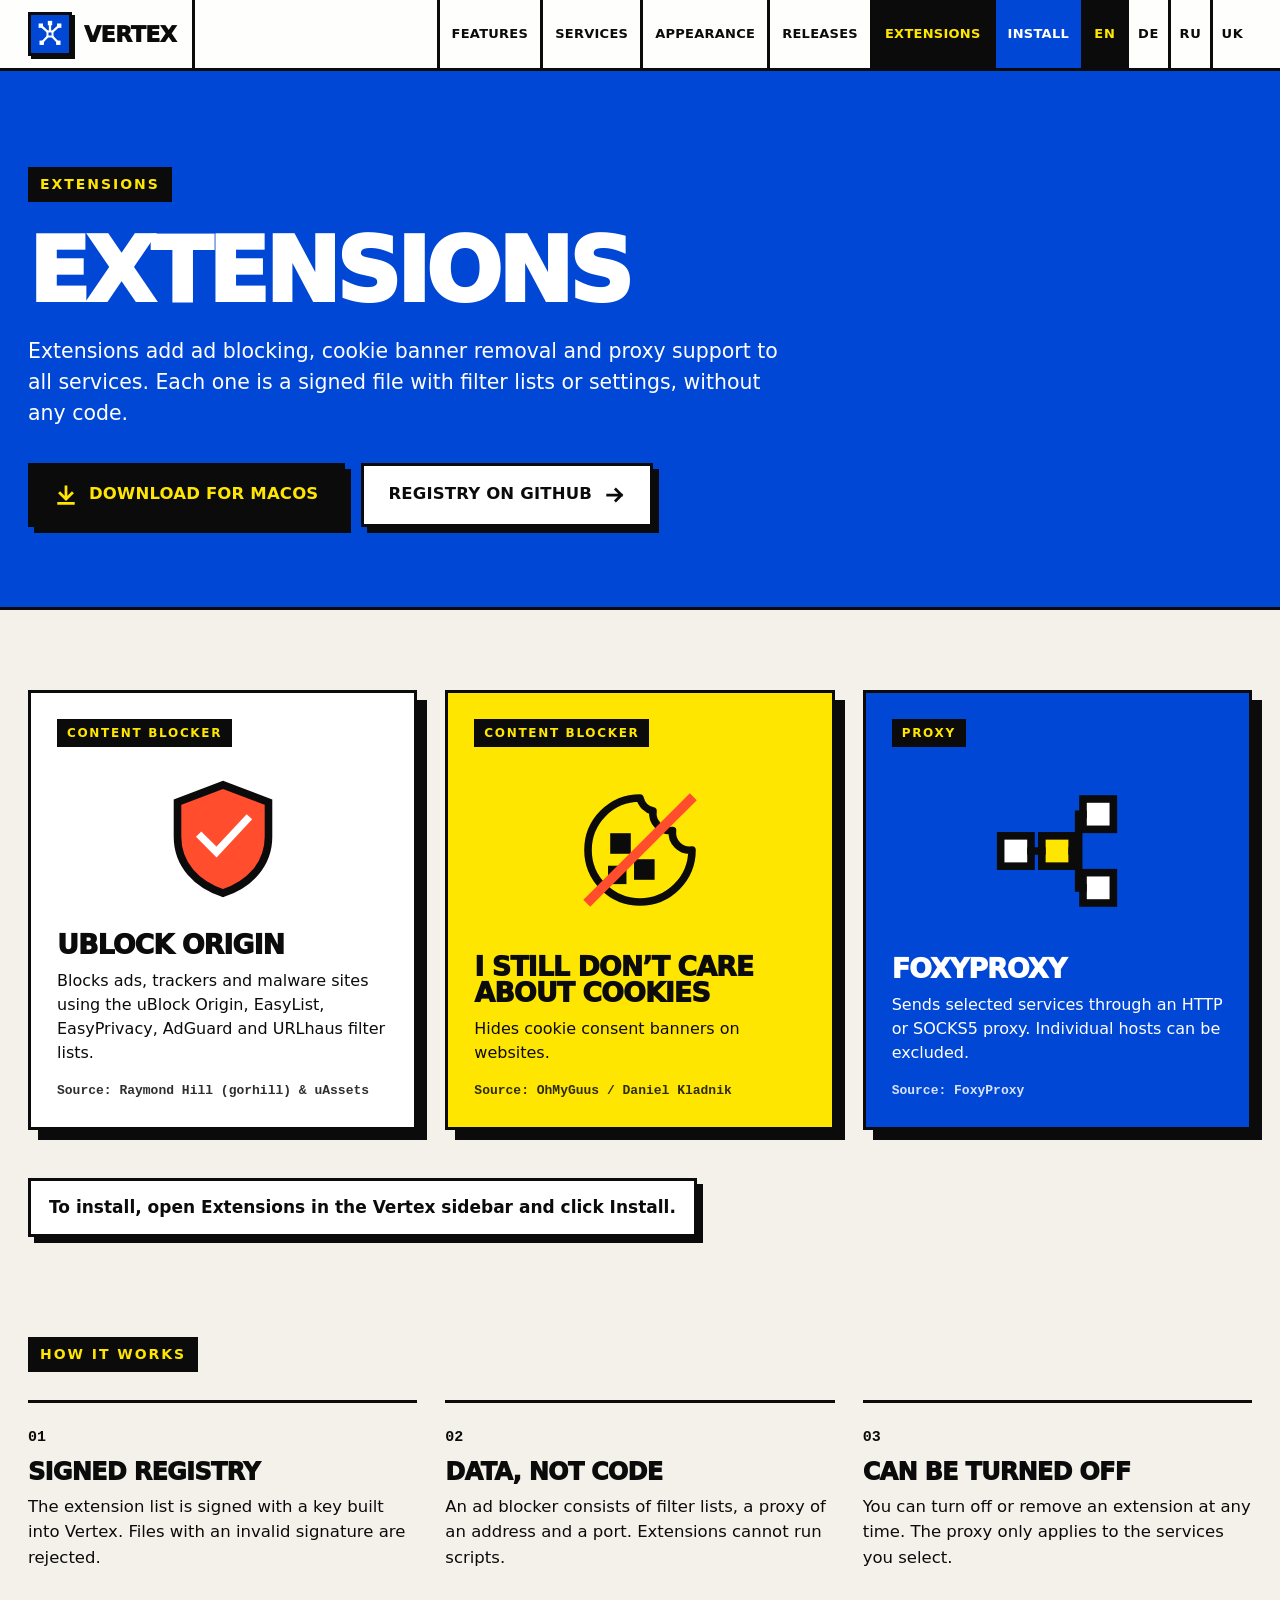
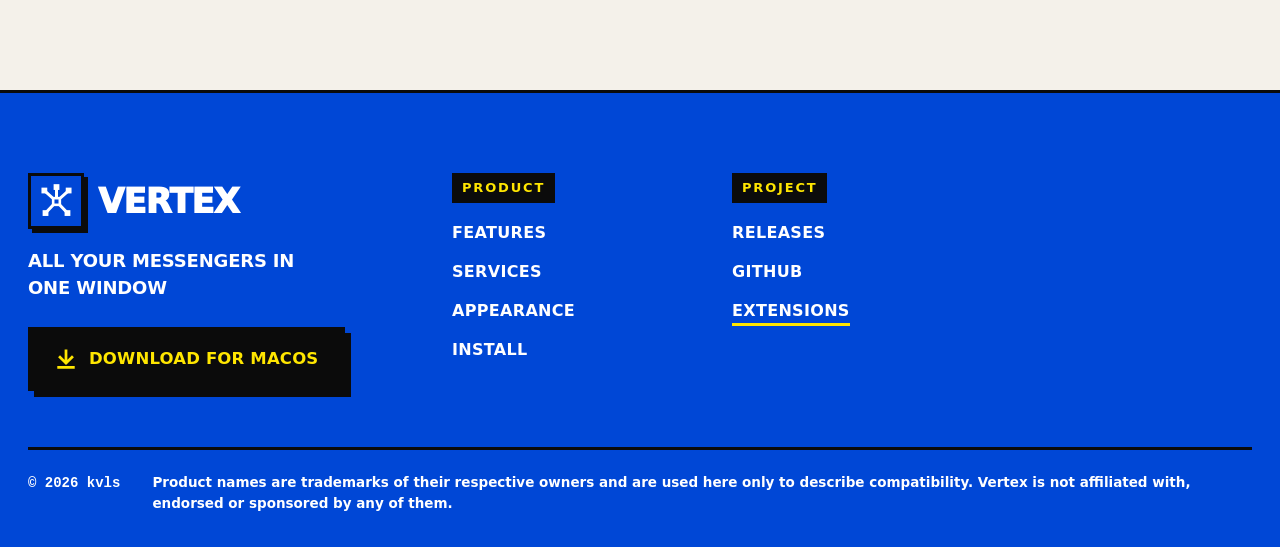
<file: extensions.html>
<!DOCTYPE html>
<html lang="en" data-title="title.ext">
<head>
<meta charset="utf-8">
<meta name="viewport" content="width=device-width, initial-scale=1">
<title>Vertex extensions: ad blocker, cookie banners, proxy</title>
<meta name="description" content="Extensions for Vertex on macOS: block ads and trackers, hide cookie banners, route services through a proxy. Signed, data only, no code.">
<link rel="canonical" href="https://kvlsx.github.io/vertex-site/extensions.html">
<meta name="robots" content="index, follow">
<meta name="theme-color" content="#0047d6">
<meta property="og:type" content="website">
<meta property="og:site_name" content="Vertex">
<meta property="og:title" content="Vertex extensions: ad blocker, cookie banners, proxy">
<meta property="og:description" content="Extensions for Vertex on macOS: block ads and trackers, hide cookie banners, route services through a proxy. Signed, data only, no code.">
<meta property="og:url" content="https://kvlsx.github.io/vertex-site/extensions.html">
<meta property="og:image" content="https://kvlsx.github.io/vertex-site/assets/og-image.png">
<meta property="og:image:width" content="1200">
<meta property="og:image:height" content="630">
<meta property="og:image:alt" content="Vertex: all your messengers in one window">
<meta name="twitter:card" content="summary_large_image">
<meta name="twitter:title" content="Vertex extensions: ad blocker, cookie banners, proxy">
<meta name="twitter:description" content="Extensions for Vertex on macOS: block ads and trackers, hide cookie banners, route services through a proxy. Signed, data only, no code.">
<meta name="twitter:image" content="https://kvlsx.github.io/vertex-site/assets/og-image.png">
<link rel="icon" href="assets/favicon.svg" type="image/svg+xml">
<link rel="icon" href="assets/favicon-32.png" sizes="32x32">
<link rel="apple-touch-icon" href="assets/apple-touch-icon.png">
<link rel="stylesheet" href="assets/style.css">
</head>
<body class="sub">
<header class="nav">
  <div class="wrap nav-in">
    <a class="logo" href="index.html"><span class="mk"><img src="assets/mark-white.svg" alt="" width="34" height="34"></span>VERTEX</a>
    <button class="burger" id="burger" aria-label="Menu" aria-expanded="false"><i></i></button>
    <nav class="links" id="links">
      <a href="index.html#features" data-t="nav.features">Features</a>
      <a href="index.html#services" data-t="nav.services">Services</a>
      <a href="index.html#looks" data-t="nav.looks">Appearance</a>
      <a href="releases.html" data-t="nav.releases">Releases</a>
      <a href="extensions.html" aria-current="page" data-t="nav.ext">Extensions</a>
      <a class="hl" href="index.html#install" data-t="nav.install">Install</a>
      <div class="lang" role="group" aria-label="Language"><button data-lang="en">EN</button><button data-lang="de">DE</button><button data-lang="ru">RU</button><button data-lang="uk">UK</button></div>
    </nav>
  </div>
</header>

<main id="main">
<section class="sub-hero">
  <div class="wrap">
    <span class="label" data-t="ext.label">Extensions</span>
    <h1 class="h2" data-t="ext.title">Extensions</h1>
    <p class="lede" data-t="ext.lede">Extensions add ad blocking, cookie banner removal and proxy support to all services. Each one is a signed file with filter lists or settings, without any code.</p>
    <div class="ctas">
      <a class="btn" data-dl href="https://github.com/kvlsx/vertex-releases/releases/latest"><svg viewBox="0 0 24 24" fill="none" stroke="currentColor" stroke-width="3" stroke-linecap="square" aria-hidden="true"><path d="M12 3v13M5.5 10 12 16.5 18.5 10M4 21h16"/></svg><span data-t="cta.download">Download for macOS</span></a>
      <a class="btn w" href="https://github.com/kvlsx/vertex-extensions"><span data-t="ext.github">Registry on GitHub</span><svg viewBox="0 0 24 24" fill="none" stroke="currentColor" stroke-width="3" stroke-linecap="square" aria-hidden="true"><path d="M4 12h15M13 6l6 6-6 6"/></svg></a>
    </div>
  </div>
</section>

<section class="xl">
  <div class="wrap">
    <div class="xl-grid" id="extList">
      <article class="xc c-w" data-ext="ublock-origin">
        <div class="xc-top"><span class="xc-type" data-t="ext.type.adblocker">Content blocker</span><span class="xc-ver" data-ver>&nbsp;</span></div>
        <div class="xc-glyph"><svg viewBox="0 0 120 120" fill="none" stroke="#0b0b0b" stroke-width="7" stroke-linejoin="miter"><path d="M60 10 102 26v32c0 26-18 44-42 52-24-8-42-26-42-52V26z" fill="#ff4d2e"/><path d="M40 58l14 14 28-30" stroke="#fff" stroke-linecap="square"/></svg></div>
        <h2 class="xc-name">uBlock Origin</h2>
        <p class="xc-desc" data-t="ext.ublock.p">Blocks ads, trackers and malware sites using the uBlock Origin, EasyList, EasyPrivacy, AdGuard and URLhaus filter lists.</p>
        <p class="xc-by"><span data-t="ext.by">Source</span>: Raymond Hill (gorhill) &amp; uAssets</p>
      </article>
      <article class="xc c-y" data-ext="idcac">
        <div class="xc-top"><span class="xc-type" data-t="ext.type.adblocker">Content blocker</span><span class="xc-ver" data-ver>&nbsp;</span></div>
        <div class="xc-glyph"><svg viewBox="0 0 120 120" fill="none" stroke="#0b0b0b" stroke-width="7"><path d="M60 12a48 48 0 1 0 48 48 16 16 0 0 1-18-18 16 16 0 0 1-18-18A16 16 0 0 1 60 12z" fill="#ffe600" stroke-linejoin="round"/><rect x="36" y="48" width="12" height="12" fill="#0b0b0b"/><rect x="58" y="72" width="12" height="12" fill="#0b0b0b"/><rect x="34" y="78" width="10" height="10" fill="#0b0b0b"/><path d="M14 106 106 14" stroke="#ff4d2e" stroke-width="9" stroke-linecap="square"/></svg></div>
        <h2 class="xc-name">I Still Don’t Care About Cookies</h2>
        <p class="xc-desc" data-t="ext.idcac.p">Hides cookie consent banners on websites.</p>
        <p class="xc-by"><span data-t="ext.by">Source</span>: OhMyGuus / Daniel Kladnik</p>
      </article>
      <article class="xc c-b" data-ext="foxyproxy">
        <div class="xc-top"><span class="xc-type" data-t="ext.type.proxy">Proxy</span><span class="xc-ver" data-ver>&nbsp;</span></div>
        <div class="xc-glyph"><svg viewBox="0 0 120 120" fill="none" stroke="#0b0b0b" stroke-width="7"><rect x="8" y="46" width="28" height="28" fill="#fff"/><rect x="46" y="46" width="28" height="28" fill="#ffe600"/><rect x="84" y="12" width="28" height="28" fill="#fff"/><rect x="84" y="80" width="28" height="28" fill="#fff"/><path d="M36 60h10M74 60h6v-34h4M80 60v34h4" stroke-linecap="square"/></svg></div>
        <h2 class="xc-name">FoxyProxy</h2>
        <p class="xc-desc" data-t="ext.foxy.p">Sends selected services through an HTTP or SOCKS5 proxy. Individual hosts can be excluded.</p>
        <p class="xc-by"><span data-t="ext.by">Source</span>: FoxyProxy</p>
      </article>
    </div>
    <p class="xl-how" data-t="ext.how">To install, open Extensions in the Vertex sidebar and click Install.</p>
  </div>
</section>

<section class="xs">
  <div class="wrap">
    <span class="label" data-t="ext.stepsLabel">How it works</span>
    <div class="xs-grid">
      <div class="xs-step"><span class="xs-n">01</span><h3 data-t="ext.s1.h">Signed registry</h3><p data-t="ext.s1.p">The extension list is signed with a key built into Vertex. Files with an invalid signature are rejected.</p></div>
      <div class="xs-step"><span class="xs-n">02</span><h3 data-t="ext.s2.h">Data, not code</h3><p data-t="ext.s2.p">An ad blocker consists of filter lists, a proxy of an address and a port. Extensions cannot run scripts.</p></div>
      <div class="xs-step"><span class="xs-n">03</span><h3 data-t="ext.s3.h">Can be turned off</h3><p data-t="ext.s3.p">You can turn off or remove an extension at any time. The proxy only applies to the services you select.</p></div>
    </div>
  </div>
</section>
</main>

<footer>
  <div class="wrap">
    <div class="foot-grid">
      <div class="foot-brand">
        <a class="foot-logo" href="index.html"><span class="mk"><img src="assets/mark-white.svg" alt="" width="40" height="40"></span>VERTEX</a>
        <p data-t="hero.claim">All your messengers in one window</p>
        <a class="btn" data-dl href="https://github.com/kvlsx/vertex-releases/releases/latest"><svg viewBox="0 0 24 24" fill="none" stroke="currentColor" stroke-width="3" stroke-linecap="square" aria-hidden="true"><path d="M12 3v13M5.5 10 12 16.5 18.5 10M4 21h16"/></svg><span data-t="cta.download">Download for macOS</span></a>
      </div>
      <nav class="foot-col" data-t-label="foot.product" aria-label="Product">
        <h3 data-t="foot.product">Product</h3>
        <a href="index.html#features" data-t="nav.features">Features</a>
        <a href="index.html#services" data-t="nav.services">Services</a>
        <a href="index.html#looks" data-t="nav.looks">Appearance</a>
        <a href="index.html#install" data-t="nav.install">Install</a>
      </nav>
      <nav class="foot-col" data-t-label="foot.project" aria-label="Project">
        <h3 data-t="foot.project">Project</h3>
        <a href="releases.html" data-t="nav.releases">Releases</a>
        <a href="https://github.com/kvlsx/vertex-releases" data-t="nav.github">GitHub</a>
        <a href="extensions.html" aria-current="page" data-t="nav.ext">Extensions</a>
      </nav>
    </div>
    <div class="foot-bottom">
      <span class="copy-r">© 2026 kvls</span>
      <p class="tm" data-t="tm.note">Product names are trademarks of their respective owners and are used here only to describe compatibility. Vertex is not affiliated with, endorsed or sponsored by any of them.</p>
    </div>
  </div>
</footer>

<script src="assets/page.js"></script>
<script src="assets/site.js"></script>
<script src="assets/extensions.js"></script>
</body>
</html>
</file>
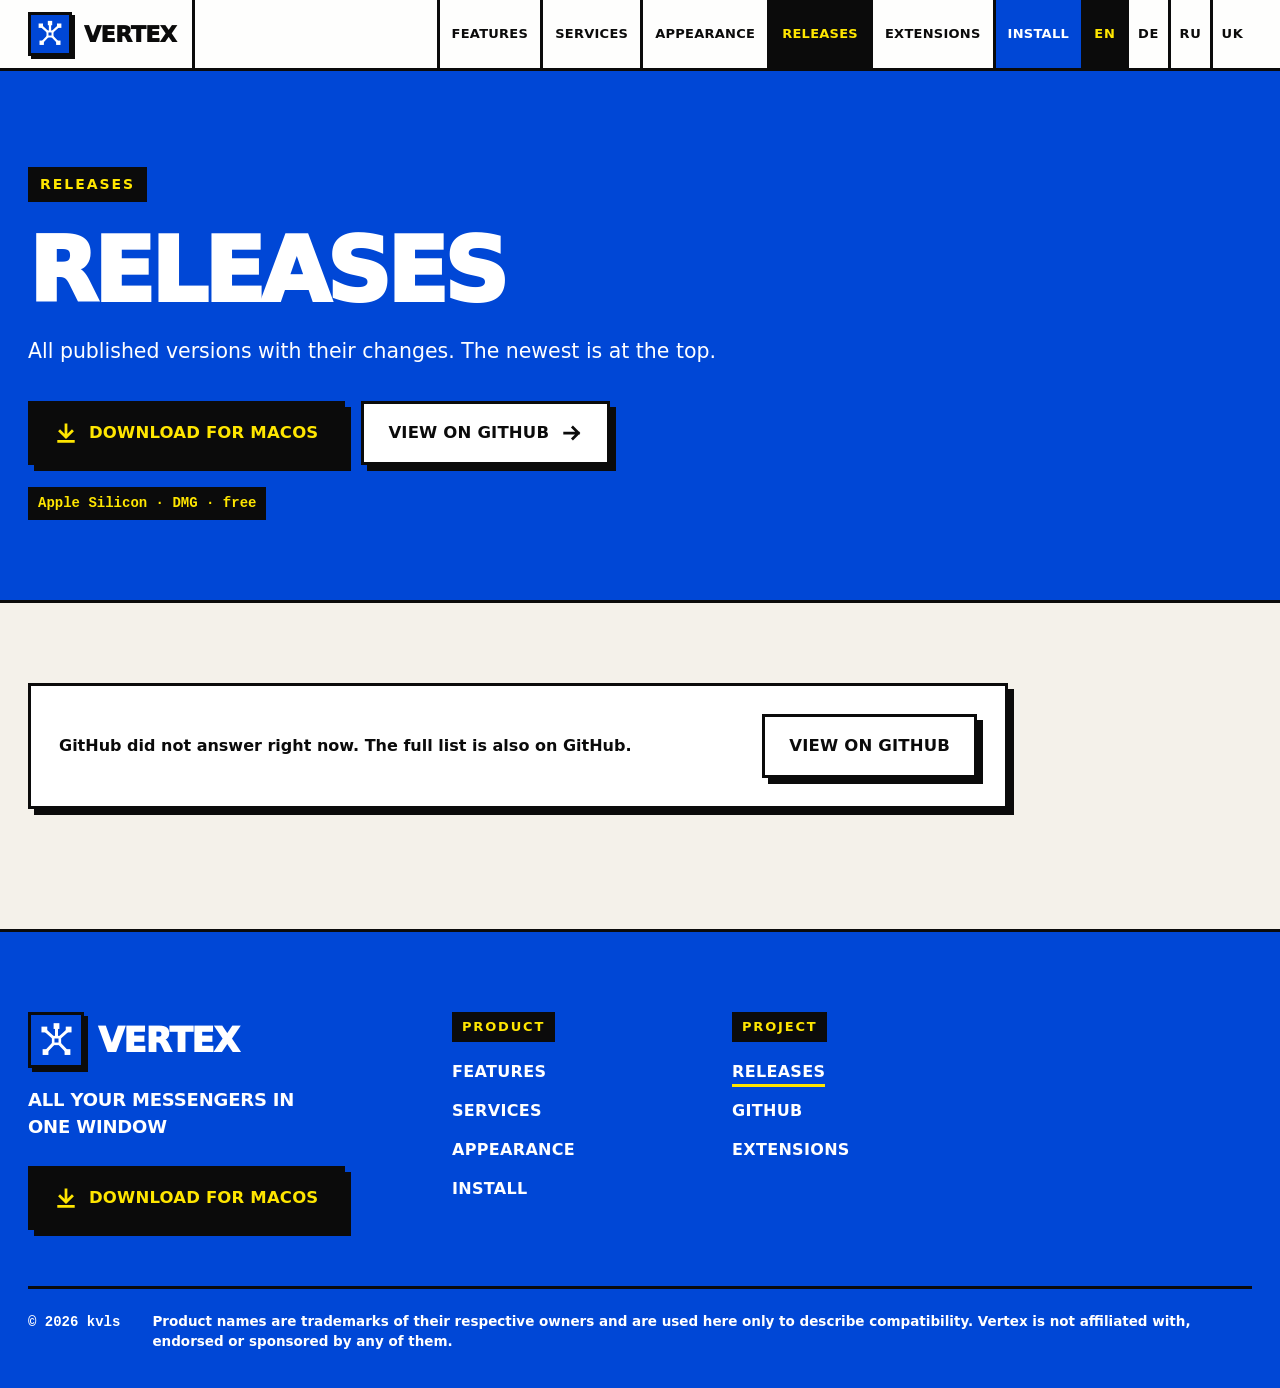
<file: releases.html>
<!DOCTYPE html>
<html lang="en" data-title="title.releases">
<head>
<meta charset="utf-8">
<meta name="viewport" content="width=device-width, initial-scale=1">
<title>Vertex releases: download and changelog</title>
<meta name="description" content="All Vertex versions for macOS with their changes. Download the newest DMG for Apple Silicon directly from GitHub.">
<link rel="canonical" href="https://kvlsx.github.io/vertex-site/releases.html">
<meta name="robots" content="index, follow">
<meta name="theme-color" content="#0047d6">
<meta property="og:type" content="website">
<meta property="og:site_name" content="Vertex">
<meta property="og:title" content="Vertex releases: download and changelog">
<meta property="og:description" content="All Vertex versions for macOS with their changes. Download the newest DMG for Apple Silicon directly from GitHub.">
<meta property="og:url" content="https://kvlsx.github.io/vertex-site/releases.html">
<meta property="og:image" content="https://kvlsx.github.io/vertex-site/assets/og-image.png">
<meta property="og:image:width" content="1200">
<meta property="og:image:height" content="630">
<meta property="og:image:alt" content="Vertex: all your messengers in one window">
<meta name="twitter:card" content="summary_large_image">
<meta name="twitter:title" content="Vertex releases: download and changelog">
<meta name="twitter:description" content="All Vertex versions for macOS with their changes. Download the newest DMG for Apple Silicon directly from GitHub.">
<meta name="twitter:image" content="https://kvlsx.github.io/vertex-site/assets/og-image.png">
<link rel="icon" href="assets/favicon.svg" type="image/svg+xml">
<link rel="icon" href="assets/favicon-32.png" sizes="32x32">
<link rel="apple-touch-icon" href="assets/apple-touch-icon.png">
<link rel="stylesheet" href="assets/style.css">
</head>
<body class="sub">
<header class="nav">
  <div class="wrap nav-in">
    <a class="logo" href="index.html"><span class="mk"><img src="assets/mark-white.svg" alt="" width="34" height="34"></span>VERTEX</a>
    <button class="burger" id="burger" aria-label="Menu" aria-expanded="false"><i></i></button>
    <nav class="links" id="links">
      <a href="index.html#features" data-t="nav.features">Features</a>
      <a href="index.html#services" data-t="nav.services">Services</a>
      <a href="index.html#looks" data-t="nav.looks">Appearance</a>
      <a href="releases.html" aria-current="page" data-t="nav.releases">Releases</a>
      <a href="extensions.html" data-t="nav.ext">Extensions</a>
      <a class="hl" href="index.html#install" data-t="nav.install">Install</a>
      <div class="lang" role="group" aria-label="Language"><button data-lang="en">EN</button><button data-lang="de">DE</button><button data-lang="ru">RU</button><button data-lang="uk">UK</button></div>
    </nav>
  </div>
</header>

<main id="main">
<section class="sub-hero">
  <div class="wrap">
    <span class="label" data-t="rel.label">Releases</span>
    <h1 class="h2" data-t="rel.title">Releases</h1>
    <p class="lede" data-t="rel.lede">All published versions with their changes. The newest is at the top.</p>
    <div class="ctas">
      <a class="btn" data-dl href="https://github.com/kvlsx/vertex-releases/releases/latest"><svg viewBox="0 0 24 24" fill="none" stroke="currentColor" stroke-width="3" stroke-linecap="square" aria-hidden="true"><path d="M12 3v13M5.5 10 12 16.5 18.5 10M4 21h16"/></svg><span data-t="cta.download">Download for macOS</span></a>
      <a class="btn w" href="https://github.com/kvlsx/vertex-releases/releases"><span data-t="rel.github">View on GitHub</span><svg viewBox="0 0 24 24" fill="none" stroke="currentColor" stroke-width="3" stroke-linecap="square" aria-hidden="true"><path d="M4 12h15M13 6l6 6-6 6"/></svg></a>
    </div>
    <p class="meta" id="meta" data-t="meta.fallback">Apple Silicon · DMG · free</p>
  </div>
</section>

<section class="rel">
  <div class="wrap">
    <p class="rel-hint" data-t="rel.notesEn" data-t-hide-empty hidden></p>
    <div class="rel-list" id="relList" aria-live="polite">
      <p class="rel-state" id="relState" data-t="rel.loading">Loading releases from GitHub…</p>
    </div>
  </div>
</section>
</main>

<footer>
  <div class="wrap">
    <div class="foot-grid">
      <div class="foot-brand">
        <a class="foot-logo" href="index.html"><span class="mk"><img src="assets/mark-white.svg" alt="" width="40" height="40"></span>VERTEX</a>
        <p data-t="hero.claim">All your messengers in one window</p>
        <a class="btn" data-dl href="https://github.com/kvlsx/vertex-releases/releases/latest"><svg viewBox="0 0 24 24" fill="none" stroke="currentColor" stroke-width="3" stroke-linecap="square" aria-hidden="true"><path d="M12 3v13M5.5 10 12 16.5 18.5 10M4 21h16"/></svg><span data-t="cta.download">Download for macOS</span></a>
      </div>
      <nav class="foot-col" data-t-label="foot.product" aria-label="Product">
        <h3 data-t="foot.product">Product</h3>
        <a href="index.html#features" data-t="nav.features">Features</a>
        <a href="index.html#services" data-t="nav.services">Services</a>
        <a href="index.html#looks" data-t="nav.looks">Appearance</a>
        <a href="index.html#install" data-t="nav.install">Install</a>
      </nav>
      <nav class="foot-col" data-t-label="foot.project" aria-label="Project">
        <h3 data-t="foot.project">Project</h3>
        <a href="releases.html" aria-current="page" data-t="nav.releases">Releases</a>
        <a href="https://github.com/kvlsx/vertex-releases" data-t="nav.github">GitHub</a>
        <a href="extensions.html" data-t="nav.ext">Extensions</a>
      </nav>
    </div>
    <div class="foot-bottom">
      <span class="copy-r">© 2026 kvls</span>
      <p class="tm" data-t="tm.note">Product names are trademarks of their respective owners and are used here only to describe compatibility. Vertex is not affiliated with, endorsed or sponsored by any of them.</p>
    </div>
  </div>
</footer>

<script src="assets/page.js"></script>
<script src="assets/site.js"></script>
<script src="assets/releases.js"></script>
</body>
</html>
</file>
<file: assets/style.css>
/* Draft 10 - "Bold modern / brutalist": hard edges, heavy type, big colour blocks. */
:root{
  --y:#ffe600;
  --k:#0b0b0b;
  --w:#ffffff;
  --paper:#f4f1ea;
  --b:#0047d6;
  --r:#ff4d2e;
  --bd:3px solid var(--k);
  --sh:6px 6px 0 var(--k);
  --sans:-apple-system,"SF Pro Display",Inter,system-ui,sans-serif;
  --mono:ui-monospace,"SF Mono",Menlo,monospace;
  --ease:cubic-bezier(.2,.9,.2,1);
}
*{box-sizing:border-box;margin:0;padding:0}
html{-webkit-text-size-adjust:100%}
body{background:var(--paper);color:var(--k);font-family:var(--sans);font-size:18px;line-height:1.5;-webkit-font-smoothing:antialiased;overflow-x:hidden}
@supports (overflow:clip){body{overflow-x:clip}}
img{display:block;max-width:100%;height:auto}
a{color:inherit;text-decoration:none}
button{font:inherit;color:inherit;background:none;border:0;cursor:pointer}
strong{font-weight:850}
.wrap{width:min(1320px,100% - 56px);margin-inline:auto}
:focus-visible{outline:3px solid var(--k);outline-offset:4px}
.hero :focus-visible,.sub-hero :focus-visible,.why :focus-visible,footer :focus-visible,.inst :focus-visible,.pbox :focus-visible,.panel.c-k :focus-visible,.links a.hl:focus-visible,.lang button[aria-pressed="true"]:focus-visible,.btn:not(.w):not(.y):focus-visible{outline-color:var(--y)}
.qa summary:focus-visible{outline-offset:-5px}
.sr-only{position:absolute;width:1px;height:1px;padding:0;margin:-1px;overflow:hidden;clip:rect(0 0 0 0);white-space:nowrap;border:0}
::selection{background:var(--k);color:var(--y)}

/* Chunky buttons with hard offset shadow */
.btn{--bg:var(--k);--fg:var(--y);display:inline-flex;align-items:center;gap:12px;height:64px;padding:0 24px;background:var(--bg);color:var(--fg);border:var(--bd);box-shadow:var(--sh);font-weight:900;font-size:16.5px;letter-spacing:.01em;text-transform:uppercase;white-space:nowrap;transition:transform .12s var(--ease),box-shadow .12s var(--ease);user-select:none}
.btn svg{width:22px;height:22px;flex:none}
.btn:hover{transform:translate(-2px,-2px);box-shadow:8px 8px 0 var(--k)}
.btn:active{transform:translate(6px,6px);box-shadow:0 0 0 var(--k);transition-duration:.05s}
.btn.w{--bg:var(--w);--fg:var(--k)}
.btn.y{--bg:var(--y);--fg:var(--k)}

/* Nav */
.nav{position:sticky;top:0;z-index:60;background:rgba(255,255,255,.9);backdrop-filter:saturate(1.4) blur(14px);-webkit-backdrop-filter:saturate(1.4) blur(14px);border-bottom:var(--bd)}
.nav-in{display:flex;align-items:stretch;height:68px;transition:height .25s var(--ease)}
.nav.small .nav-in{height:54px}
.logo{display:flex;align-items:center;gap:12px;padding-right:22px;border-right:var(--bd);font-weight:950;font-size:22px;letter-spacing:-.02em}
.links{display:flex;align-items:stretch;margin-left:auto}
.links a{display:flex;align-items:center;padding:0 18px;font-weight:800;font-size:14px;text-transform:uppercase;letter-spacing:.04em;border-left:var(--bd);transition:background .15s}
.links a:hover{background:var(--y)}
.links a:active,.lang button:active{background:var(--k);color:var(--y)}
.links a.hl{background:var(--b);color:var(--w)}
.links a.hl:hover{background:var(--k)}
.lang{display:flex;border-left:var(--bd)}
.lang button{width:52px;font-weight:900;font-size:13px;letter-spacing:.06em;transition:background .15s}
.lang button+button{border-left:var(--bd)}
.lang button:hover{background:var(--y)}
.lang button[aria-pressed="true"]{background:var(--k);color:var(--y)}
.burger{display:none;margin-left:auto;width:68px;border-left:var(--bd);align-items:center;justify-content:center}
.burger i{display:block;width:24px;height:3px;background:var(--k);box-shadow:0 -8px 0 var(--k),0 8px 0 var(--k);transition:transform .2s,box-shadow .2s}
.burger:hover{background:var(--y)}
.burger[aria-expanded="true"]{background:var(--k)}
.burger[aria-expanded="true"] i{background:var(--y);box-shadow:none;transform:rotate(45deg)}
.burger[aria-expanded="true"] i::after{content:"";position:absolute;inset:0;background:var(--y);transform:rotate(90deg)}
.burger i{position:relative}

/* Hero */
.hero{background:var(--b);color:var(--w);border-bottom:var(--bd);position:relative;overflow:hidden}
.hero .wrap{padding:72px 0 104px}
.hero h1{font-size:clamp(48px,6.7vw,96px);line-height:.9;font-weight:950;letter-spacing:-.05em;text-transform:uppercase;max-width:15ch;text-wrap:balance;animation:rise 1s var(--ease) both}
@keyframes rise{from{opacity:0;transform:translateY(60px)}to{opacity:1;transform:none}}
.hero-grid{display:grid;grid-template-columns:minmax(0,11fr) minmax(0,13fr);gap:64px;margin-top:56px;align-items:start}
.tagbox{background:var(--w);color:var(--k);border:var(--bd);box-shadow:var(--sh);padding:24px 32px;max-width:60ch;font-size:20px;line-height:1.45;font-weight:560;animation:rise 1s .12s var(--ease) both}
.ctas{display:flex;flex-wrap:wrap;gap:16px;margin-top:34px;animation:rise 1s .2s var(--ease) both}
.meta{display:inline-block;margin-top:22px;font-family:var(--mono);font-size:14px;font-weight:600;background:var(--k);color:var(--y);padding:6px 10px}
.shot{position:relative;animation:rise 1.1s .25s var(--ease) both}
.tilt{perspective:1600px;--t:1}
.frame{border:var(--bd);background:var(--k);box-shadow:14px 14px 0 var(--k);transform:rotateX(calc(var(--t) * 14deg)) rotateY(calc(var(--t) * -10deg)) rotate(calc(1.4deg + var(--t) * 2deg));transform-origin:50% 70%;will-change:transform}
.frame img{width:100%}
.frame-bar{height:34px;display:flex;align-items:center;gap:8px;padding:0 12px;border-bottom:var(--bd);background:var(--w)}
.frame-bar i{width:13px;height:13px;border-radius:50%;border:2px solid var(--k)}
.frame-bar i:nth-child(1){background:#ff5f57}.frame-bar i:nth-child(2){background:#febc2e}.frame-bar i:nth-child(3){background:#28c840}
.cap{margin-top:30px;background:var(--k);color:var(--w);padding:14px 18px;font-weight:650;font-size:16px;border:var(--bd);max-width:560px;transform:rotate(-1deg)}
.sticker{color:var(--k);position:absolute;right:-26px;top:-46px;width:132px;height:132px;border-radius:50%;background:var(--w);border:var(--bd);box-shadow:var(--sh);display:grid;place-items:center;z-index:2}
.sticker img{width:62px;height:62px}
.sticker::before{content:"";position:absolute;inset:9px;border-radius:50%;border:3px dashed var(--k);animation:spin 14s linear infinite}
@keyframes spin{to{transform:rotate(360deg)}}
.hero-deco{position:absolute;right:-120px;top:-120px;width:420px;height:420px;border:var(--bd);border-radius:50%;opacity:.14}

/* Marquee band */
.band-wrap{overflow:hidden;padding:34px 0 40px}
.band{background:var(--k);padding:22px 0;overflow:hidden;transform:rotate(-1.6deg) scale(1.04)}
.band .mask{mask-image:linear-gradient(90deg,transparent,#000 8%,#000 92%,transparent);-webkit-mask-image:linear-gradient(90deg,transparent,#000 8%,#000 92%,transparent)}
.band:hover .band-row{animation-play-state:paused}
.band-row{display:flex;align-items:center;gap:26px;width:max-content;animation:mq 60s linear infinite}
.band-row .nm{flex:none;color:var(--w);font-weight:950;font-size:44px;line-height:64px;letter-spacing:-.03em;text-transform:uppercase;white-space:nowrap;transition:color .15s}
.band-row .nm:hover{color:var(--y)}
.band-row .x{width:24px;height:64px;flex:none;display:grid;place-items:center}
.band-row .x i{width:18px;height:18px;background:var(--y);transform:rotate(45deg)}
@keyframes mq{to{transform:translateX(-50%)}}

/* Section heads */
.label{display:inline-block;align-self:flex-start;background:var(--k);color:var(--y);font-weight:900;font-size:14px;letter-spacing:.14em;text-transform:uppercase;padding:7px 12px}
.h2{font-size:clamp(40px,5.6vw,80px);line-height:.92;font-weight:950;letter-spacing:-.045em;text-transform:uppercase;margin:24px 0 24px;text-wrap:balance}
.lede{font-size:clamp(18px,1.6vw,21px);font-weight:520;max-width:60ch;text-wrap:pretty}

/* Horizontal feature strip */
.hs{background:var(--paper);border-bottom:var(--bd);padding:120px 0 90px;--gut:max(28px,calc((100% - 1320px) / 2))}
.hs-head{display:flex;justify-content:space-between;align-items:flex-end;gap:32px;margin-bottom:56px}
.hs-nav{display:flex;gap:12px;flex:none}
.hs-btn{width:60px;height:60px;display:grid;place-items:center;background:var(--w);border:var(--bd);box-shadow:var(--sh);transition:transform .12s,box-shadow .12s,background .15s}
.hs-btn svg{width:26px;height:26px}
.hs-btn:hover:not(:disabled){background:var(--y);transform:translate(-2px,-2px);box-shadow:8px 8px 0 var(--k)}
.hs-btn:active:not(:disabled){transform:translate(6px,6px);box-shadow:0 0 0 var(--k)}
.hs-btn:disabled{opacity:.35;cursor:default}
.hs-track{display:flex;gap:28px;overflow-x:auto;overscroll-behavior-x:contain;scroll-snap-type:x mandatory;scroll-padding-inline:var(--gut);padding:6px var(--gut) 22px;scrollbar-width:none;cursor:grab}
.hs-track::-webkit-scrollbar{display:none}
.hs-track.drag{cursor:grabbing;scroll-snap-type:none;user-select:none}
.hs-track.drag .panel{pointer-events:none}
.hs-track:focus-visible{outline-offset:-3px}
.hs-track .panel{scroll-snap-align:start}
.hs-bar{position:relative;height:14px;border:var(--bd);background:var(--w);margin-top:26px;overflow:hidden}
.hs-bar i{position:absolute;top:0;bottom:0;left:0;width:20%;background:var(--k)}
.panel{flex:none;width:min(360px,80vw);min-height:390px;border:var(--bd);box-shadow:8px 8px 0 var(--k);padding:28px;display:flex;flex-direction:column;background:var(--w);position:relative;transition:transform .15s var(--ease),box-shadow .15s var(--ease)}
.panel:hover{transform:translate(-3px,-3px);box-shadow:11px 11px 0 var(--k)}
.pi{width:64px;height:64px;flex:none;display:grid;place-items:center;background:var(--b);color:var(--w);border:var(--bd)}
.pi svg{width:30px;height:30px}
.panel .num{position:absolute;top:30px;right:28px;font-family:var(--mono);font-weight:800;font-size:14px;opacity:.6}
.panel h3{margin-top:auto;padding-top:40px;font-size:clamp(24px,2vw,29px);hyphens:auto;overflow-wrap:break-word;line-height:1;font-weight:950;letter-spacing:-.03em;text-transform:uppercase;margin-bottom:12px}
.panel p{font-size:16.5px;line-height:1.5;font-weight:500}

/* Services */
.svc{background:var(--y);color:var(--k);border-bottom:var(--bd);padding:120px 0}
.svc-top{display:grid;grid-template-columns:minmax(0,1.1fr) minmax(0,1fr);gap:48px;align-items:end}
.svc-grid{display:grid;grid-template-columns:repeat(6,minmax(0,1fr));gap:18px;margin-top:64px}
.tile{aspect-ratio:3/2;padding:10px;text-align:center;background:var(--w);border:var(--bd);box-shadow:var(--sh);display:grid;place-items:center;transition:transform .2s var(--ease),box-shadow .2s var(--ease),background .2s}
.tile span{color:var(--k);font-weight:950;font-size:clamp(15px,1.45vw,21px);line-height:1;letter-spacing:-.02em;text-transform:uppercase;overflow-wrap:anywhere;transition:transform .35s var(--ease)}
.tile.t1{background:var(--b)}
.tile.t1 span{color:var(--w)}
.tile.t2{background:var(--r)}
.tile.t3{background:var(--k)}
.tile.t3 span{color:var(--w)}
.tile:hover{transform:translate(-3px,-3px) rotate(-3deg);box-shadow:10px 10px 0 var(--k);background:var(--b)}
.tile:hover span{color:var(--w)}
.tile:hover span{transform:scale(1.08)}
.tile.t3:hover span{color:var(--w)}
.tile:nth-child(even):hover{transform:translate(-3px,-3px) rotate(3deg)}
.more{display:inline-flex;margin-top:40px;background:var(--b);color:var(--w);border:var(--bd);box-shadow:var(--sh);padding:14px 20px;font-weight:900;font-size:18px;text-transform:uppercase;letter-spacing:.01em;transform:rotate(-1.5deg)}

/* Appearance */
.look{background:var(--w);border-bottom:var(--bd);padding:120px 0}
.look-grid{display:grid;grid-template-columns:minmax(0,1fr) minmax(0,1fr);gap:56px;margin-top:56px;align-items:start}
.ways{display:grid;grid-template-columns:repeat(6,minmax(0,1fr));gap:12px}
.way{aspect-ratio:1;border:var(--bd);background:var(--paper);display:grid;place-items:center;transition:transform .12s var(--ease),box-shadow .12s var(--ease),background .15s;box-shadow:4px 4px 0 var(--k)}
.way img{width:88%;height:88%}
.way:hover{transform:translate(-2px,-2px);box-shadow:7px 7px 0 var(--k)}
.way:active{transform:translate(4px,4px);box-shadow:0 0 0 var(--k)}
.way[aria-pressed="true"]{background:var(--y)}
.preview{border:var(--bd);box-shadow:10px 10px 0 var(--k);background-color:var(--pv,#101010);background-image:repeating-linear-gradient(-45deg,rgba(255,255,255,.14) 0 14px,transparent 14px 28px);display:flex;align-items:center;justify-content:center;padding:56px 20px;margin-top:32px;transition:background-color .4s}
.dock{display:flex;align-items:center;gap:14px;background:var(--w);border:var(--bd);box-shadow:var(--sh);padding:12px 16px}
.dock i{width:48px;height:48px;flex:none;border:3px solid var(--k);border-radius:12px;background:var(--c)}
.dock #pvIcon{width:84px;height:84px;margin:-10px -6px}
.preview img.swap{animation:pop .45s var(--ease)}
@keyframes pop{0%{transform:scale(.5) rotate(-12deg);opacity:0}70%{transform:scale(1.08)}100%{transform:none;opacity:1}}
.look .frame{transform:rotate(-1.2deg)}
.look .frame:hover{transform:rotate(0) translate(-3px,-3px)}
.look .frame{transition:transform .4s var(--ease)}
.look .cap{transform:rotate(.8deg);background:var(--y);color:var(--k)}

/* Install */
.inst{background:var(--k);color:var(--w);padding:120px 0;border-bottom:var(--bd)}
.inst .label{background:var(--y);color:var(--k)}
.inst .h2{color:var(--y)}
.inst-grid{display:grid;grid-template-columns:minmax(0,1.25fr) minmax(0,1fr);gap:40px;margin-top:56px;align-items:start}
.warn{background:var(--w);color:var(--k);border:3px solid var(--w);box-shadow:10px 10px 0 var(--y);padding:34px}
.warn h3{display:flex;gap:14px;align-items:center;font-size:clamp(26px,2.6vw,36px);line-height:1;font-weight:950;letter-spacing:-.03em;text-transform:uppercase;margin-bottom:18px}
.warn h3 svg{width:40px;height:40px;flex:none}
.warn p{font-size:17px;font-weight:540;margin-bottom:16px}
.warn p:last-child{margin-bottom:0}
.code{display:flex;align-items:stretch;border:var(--bd);background:var(--w);margin:6px 0 18px;box-shadow:5px 5px 0 var(--k)}
.code code{flex:1;min-width:0;font-family:var(--mono);font-size:15px;font-weight:600;padding:16px 18px;overflow-x:auto;white-space:nowrap;scrollbar-width:thin}
.copy{flex:none;border-left:var(--bd);background:var(--y);transition:background .15s}
.copy:hover{background:var(--k);color:var(--y)}
.copy:active{background:var(--b);color:var(--w)}
.copy svg{width:22px;height:22px}
.copy .ok{display:none}
.copy.done .ok{display:block}.copy.done .cp{display:none}
.copy.done{background:#28c840;color:var(--k)}
.specs{border:3px solid var(--w)}
.spec{display:grid;grid-template-columns:minmax(0,1fr) minmax(0,1.3fr);border-bottom:3px solid var(--w)}
.spec:last-child{border-bottom:0}
.spec dt{padding:20px 22px;font-weight:900;text-transform:uppercase;font-size:14px;letter-spacing:.08em;color:var(--y);border-right:3px solid var(--w)}
.spec dd{padding:20px 22px;font-weight:700;font-size:18px}
.spec dt,.spec dd{display:flex;align-items:center}
.spec:hover{background:var(--y);color:var(--k)}
.spec:hover dt{color:var(--k)}
.inst .btn{margin-top:28px;width:100%;justify-content:center;box-shadow:6px 6px 0 var(--w);border-color:var(--w)}
.inst .btn:hover{box-shadow:8px 8px 0 var(--w)}
.inst .btn:active{box-shadow:0 0 0 var(--w)}

/* Footer */


/* Logo caption on the band */
.band-wrap{position:relative}
.band-cap{position:absolute;left:max(28px,calc((100% - 1320px) / 2));top:6px;max-width:calc(100% - 64px);z-index:2;background:var(--y);border:var(--bd);box-shadow:4px 4px 0 var(--k);padding:6px 12px;font-weight:900;font-size:13px;letter-spacing:.1em;text-transform:uppercase;transform:rotate(-3deg)}

/* Why */
.why{background:var(--b);color:var(--w);border-bottom:var(--bd);padding:120px 0;position:relative;overflow:hidden}
.why-grid{color:var(--k);display:grid;grid-template-columns:repeat(4,minmax(0,1fr));gap:0;margin-top:56px;border:var(--bd);background:var(--w);box-shadow:10px 10px 0 var(--k)}
.wc{padding:30px 26px 34px;border-right:var(--bd);position:relative;transition:background .15s}
.wc:last-child{border-right:0}
.wc:hover{background:var(--k);color:var(--w)}
.wc:hover .wi{background:var(--y);color:var(--k)}
.wi{width:58px;height:58px;border:var(--bd);display:grid;place-items:center;background:var(--k);color:var(--y);margin-bottom:26px;transition:background .15s,color .15s}
.wi svg{width:28px;height:28px}
.wc h3{font-size:clamp(22px,1.9vw,27px);line-height:1;font-weight:950;letter-spacing:-.03em;text-transform:uppercase;margin-bottom:12px;hyphens:auto}
.wc p{font-size:16px;font-weight:520}
.stamp{position:absolute;right:max(20px,calc((100% - 1320px) / 2));top:90px;width:150px;height:150px;border-radius:50%;background:var(--r);border:var(--bd);box-shadow:var(--sh);display:grid;place-items:center;transform:rotate(12deg);animation:wob 5s ease-in-out infinite}
.stamp svg{width:70px;height:70px}
@keyframes wob{0%,100%{transform:rotate(12deg)}50%{transform:rotate(-6deg) scale(1.04)}}

/* Privacy + sync */
.ps{background:var(--paper);border-bottom:var(--bd);padding:120px 0}
.ps-grid{display:grid;grid-template-columns:minmax(0,1.2fr) minmax(0,1fr);gap:40px;align-items:stretch}
.pbox{background:var(--k);color:var(--w);border:var(--bd);box-shadow:10px 10px 0 var(--b);padding:40px}
.pbox .label{background:var(--y);color:var(--k)}
.pbox h2{font-size:clamp(34px,4vw,60px);line-height:.92;font-weight:950;letter-spacing:-.045em;text-transform:uppercase;margin:20px 0 20px;color:var(--y)}
.pbox p{font-size:17px;font-weight:520;max-width:600px}
.routes{margin-top:34px;display:flex;flex-direction:column;gap:14px}
.rt{display:flex;align-items:center;gap:14px}
.rt .me{width:48px;height:48px;flex:none;background:var(--w);border:3px solid var(--w);display:grid;place-items:center}
.rt .me img{width:34px;height:34px}
.rt .ln{flex:1;height:6px;background:repeating-linear-gradient(90deg,var(--c,#ffe600) 0 14px,transparent 14px 24px);background-size:48px 6px;animation:ln 1s linear infinite}
@keyframes ln{to{background-position:48px 0}}
.rt .end{display:flex;gap:6px;flex:none}
.rt .end .chip{display:grid;place-items:center;height:44px;padding:0 14px;border:3px solid var(--w);background:var(--w);color:var(--k);font-weight:900;font-size:14px;letter-spacing:.06em;text-transform:uppercase;white-space:nowrap}
.rt .end .gl{width:44px;height:44px;border:3px solid var(--w);border-radius:50%;background:var(--w)}
.rt .end .gl{display:grid;place-items:center;color:var(--k)}
.rt .end .gl svg{width:24px;height:24px}
.sbox{background:var(--w);border:var(--bd);box-shadow:10px 10px 0 var(--k);padding:40px;display:flex;flex-direction:column}
.qrw{position:relative;align-self:flex-start;border:var(--bd);background:var(--w);padding:12px;box-shadow:var(--sh);margin-bottom:30px;transform:rotate(-2deg)}
.qrw canvas{display:block;width:180px;height:180px;image-rendering:pixelated}
.qrw::after{content:"";position:absolute;left:0;right:0;top:12px;height:6px;background:var(--r);border-top:2px solid var(--k);border-bottom:2px solid var(--k);animation:scan 2.4s steps(24) infinite alternate}
@keyframes scan{to{top:calc(100% - 18px)}}
.sbox h3{font-size:clamp(26px,2.4vw,36px);line-height:.95;font-weight:950;letter-spacing:-.035em;text-transform:uppercase;margin-bottom:16px}
.sbox p{font-size:17px;font-weight:520}

/* Comparison */
.cmp{background:var(--w);border-bottom:var(--bd);padding:120px 0}
.tbl{margin-top:48px;border:var(--bd);box-shadow:10px 10px 0 var(--k);background:var(--w)}
.tbl table{width:100%;border-collapse:collapse}
.tbl th{background:var(--k);color:var(--y);text-align:left;padding:16px 22px;font-weight:900;font-size:13px;letter-spacing:.1em;text-transform:uppercase}
.tbl td{padding:22px;border-top:var(--bd);font-weight:650;font-size:18px}
.tbl td+td,.tbl th+th{border-left:var(--bd)}
.tbl td:first-child{font-weight:950;text-transform:uppercase;letter-spacing:-.01em;font-size:20px;white-space:nowrap}
.tbl tr.me td{background:var(--y);font-weight:900}
.tbl tr:not(.me):hover td{background:var(--paper)}
.tbl .app{display:flex;align-items:center;gap:12px}
.tbl .app img{width:34px;height:34px;border:3px solid var(--k)}
.tbl .app i{width:34px;height:34px;border:3px solid var(--k);flex:none;background:var(--c)}
.tbl .tick{display:inline-flex;align-items:center;gap:10px}
.tbl .tick svg{width:26px;height:26px;flex:none}
.cmp-note{margin-top:26px;font-family:var(--mono);font-size:13.5px;font-weight:600}

/* FAQ */
.faq{background:var(--paper);border-bottom:var(--bd);padding:120px 0}
.faq-grid{display:grid;grid-template-columns:minmax(0,1fr) minmax(0,1.6fr);gap:56px;align-items:start}
.faq .h2{font-size:clamp(44px,5.4vw,88px);overflow-wrap:anywhere}
.qa-list{border:var(--bd);background:var(--w);box-shadow:10px 10px 0 var(--k)}
.qa+.qa{border-top:var(--bd)}
.qa summary{list-style:none;cursor:pointer;display:flex;justify-content:space-between;align-items:center;gap:18px;padding:22px 24px;font-weight:850;font-size:clamp(17px,1.5vw,20px);letter-spacing:-.01em;transition:background .15s}
.qa summary::-webkit-details-marker{display:none}
.qa summary:hover{background:var(--y)}
.qa[open] summary{background:var(--k);color:var(--y)}
.tog{width:34px;height:34px;flex:none;border:var(--bd);background:var(--w);position:relative;transition:transform .25s var(--ease)}
.tog::before,.tog::after{content:"";position:absolute;left:7px;right:7px;top:13px;height:3px;background:var(--k)}
.tog::after{transform:rotate(90deg)}
.qa[open] .tog{transform:rotate(45deg);background:var(--y)}
.qa .ans{padding:20px 24px 24px;font-size:17px;font-weight:520;border-top:var(--bd);animation:drop .3s var(--ease)}
@keyframes drop{from{opacity:0;transform:translateY(-8px)}to{opacity:1;transform:none}}

/* Final CTA */
.final{background:var(--y);color:var(--k);border-bottom:var(--bd);padding:130px 0;position:relative;overflow:hidden}
.final h2{font-size:clamp(48px,7vw,104px);line-height:.86;font-weight:950;letter-spacing:-.055em;text-transform:uppercase;max-width:12ch;text-wrap:balance}
.final p{font-size:clamp(19px,1.8vw,24px);font-weight:600;margin-top:28px;max-width:620px}
.final .ctas{animation:none}
.final .btn.w:hover,.final .btn.y:hover{box-shadow:8px 8px 0 var(--k)}
.final-ico{display:grid;place-items:center;aspect-ratio:1;padding:clamp(18px,3vw,40px);position:absolute;right:max(28px,calc((100% - 1320px) / 2));bottom:90px;width:clamp(120px,18vw,260px);border:var(--bd);box-shadow:12px 12px 0 var(--k);background:var(--b);transform:rotate(8deg);transition:transform .4s var(--ease)}
.final-ico img{width:100%;height:100%}
.final-ico:hover{transform:rotate(0) scale(1.03)}
.copy{width:auto;padding:0 16px;gap:8px;display:flex;align-items:center;font-weight:900;font-size:13px;letter-spacing:.06em;text-transform:uppercase}

[data-anim].off,[data-anim].off *,[data-anim].off::before,[data-anim].off::after{animation-play-state:paused!important}
#compare,#faq{content-visibility:auto;contain-intrinsic-size:auto 1000px}
.cmp-src{margin-top:8px;font-family:var(--mono);font-size:13px;font-weight:600}
.cmp-src a{text-decoration:underline;text-decoration-thickness:2px;text-underline-offset:3px}
.cmp-src a:hover{background:var(--y)}

/* Reveal */
.js .rv{opacity:0;transform:translateY(40px);transition:opacity .7s var(--ease),transform .7s var(--ease)}
.js .rv.vis{opacity:1;transform:none}

/* Responsive */
@media (max-width:1440px) and (min-width:1181px){
  .links a{padding:0 12px;font-size:13px;letter-spacing:.02em}
  .lang button{width:42px}
  .logo{padding-right:16px}
}
@media (max-width:1180px){
  .links{position:absolute;top:100%;left:0;right:0;margin-top:3px;flex-direction:column;background:var(--w);border-bottom:var(--bd);box-shadow:0 10px 0 var(--k);transform:translateY(-12px);opacity:0;visibility:hidden;transition:transform .25s var(--ease),opacity .2s,visibility 0s .25s}
  .links.open{transform:none;opacity:1;visibility:visible;transition-delay:0s}
  .links a{height:58px;border-left:0;border-top:var(--bd);font-size:16px;padding:0 24px}
  .lang{border-left:0;border-top:var(--bd);height:58px}
  .lang button{flex:1}
  .burger{display:flex}
}
@media (max-width:1100px){
  .why-grid{grid-template-columns:repeat(2,minmax(0,1fr))}
  .wc:nth-child(2){border-right:0}
  .wc:nth-child(-n+2){border-bottom:var(--bd)}
  .stamp{display:none}
  .hero-grid{grid-template-columns:minmax(0,1fr);gap:64px}
  .sticker{right:-8px}
  .svc-grid{grid-template-columns:repeat(4,minmax(0,1fr))}
}
@media (max-width:900px){
  .svc-top,.look-grid,.inst-grid,.ps-grid,.faq-grid{grid-template-columns:minmax(0,1fr)}
  .faq-grid{gap:24px}
  .final-ico{position:static;margin-top:56px;transform:rotate(4deg)}
}
@media (max-width:640px){
  body{font-size:17px}
  .wrap{width:calc(100% - 32px)}
  .logo{font-size:19px;padding-right:16px}
  .hero .wrap{padding:44px 0 72px}
  .hero h1{letter-spacing:-.05em}
  .tagbox{font-size:18px;padding:20px}
  .btn{height:58px;padding:0 20px;font-size:16px;width:100%;justify-content:center}
  .sticker{width:96px;height:96px;top:-38px;right:-4px}
  .sticker img{width:44px;height:44px}
  .frame{box-shadow:8px 8px 0 var(--k)}
  .band-row .nm{font-size:30px;line-height:48px}
  .band-row .x{height:48px}
  .hs{padding:84px 0 70px;--gut:16px}
  .hs-head{flex-direction:column;align-items:flex-start;margin-bottom:36px}
  .panel{width:84vw;min-height:340px;padding:24px;box-shadow:7px 7px 0 var(--k)}
  .svc,.look,.inst{padding:84px 0}
  .svc-grid{grid-template-columns:repeat(3,minmax(0,1fr));gap:14px}
  .ways{gap:10px}
  .preview{padding:36px 12px}
  .dock{gap:8px;padding:8px 10px}
  .dock i{width:34px;height:34px;border-radius:9px}
  .dock #pvIcon{width:60px;height:60px;margin:-8px -4px}
  .ways{grid-template-columns:repeat(4,minmax(0,1fr))}
  .warn{padding:22px;box-shadow:7px 7px 0 var(--y)}
  .spec{grid-template-columns:minmax(0,1fr)}
  .spec dt{border-right:0;padding:14px 16px 0}
  .spec dd{padding:4px 16px 14px}
  .code code{font-size:13px;padding:14px}
  .copy-l{display:none}
  .why,.ps,.cmp,.faq,.final{padding:84px 0}
  .why-grid{grid-template-columns:minmax(0,1fr);box-shadow:7px 7px 0 var(--k)}
  .wc{border-right:0;border-bottom:var(--bd)}
  .wc:last-child{border-bottom:0}
  .pbox,.sbox{padding:24px;box-shadow:7px 7px 0 var(--b)}
  .sbox{box-shadow:7px 7px 0 var(--k)}
  .rt .end .gl{width:36px;height:36px}
  .rt .end .chip{height:36px;padding:0 10px;font-size:12px}
  .rt .me{width:40px;height:40px}
  .qrw canvas{width:150px;height:150px}
  .tbl{box-shadow:7px 7px 0 var(--k)}
  .tbl table{table-layout:fixed}
  .tbl th,.tbl td{overflow-wrap:anywhere;hyphens:auto}
  .tbl th:first-child{width:30%}
  .tbl th{padding:12px 10px;font-size:10.5px;letter-spacing:.04em}
  .tbl td{padding:14px 10px;font-size:14px}
  .tbl td:first-child{font-size:14px;white-space:normal}
  .tbl .app{gap:8px;flex-direction:column;align-items:flex-start}
  .tbl .app img,.tbl .app i{width:26px;height:26px}
  .tbl .tick svg{width:18px;height:18px}
  .qa-list{box-shadow:7px 7px 0 var(--k)}
  .qa summary{padding:18px}
  .qa .ans{padding:16px 18px 20px}
  .band-cap{font-size:11px}
}
@media (prefers-reduced-motion:reduce){
  *,*::before,*::after{animation:none!important;transition-duration:.001ms!important}
  .js .rv{opacity:1;transform:none}
}

/* Subpages: releases, imprint, privacy */
.links a[aria-current="page"]{background:var(--k);color:var(--y)}
.sub-hero{background:var(--b);color:var(--w);border-bottom:var(--bd);padding:96px 0 80px}
.sub-hero .h2{font-size:clamp(34px,7vw,96px);margin-top:28px;hyphens:auto;overflow-wrap:anywhere}
.rel{padding:80px 0 120px;border-bottom:var(--bd)}
.rel-hint{display:inline-block;margin-bottom:28px;border:var(--bd);background:var(--w);padding:8px 14px;font-weight:700;font-size:15px}
.rel-hint[hidden]{display:none}
.rel-list{display:flex;flex-direction:column;gap:36px;max-width:980px}
.rel-state{font-family:var(--mono);font-weight:700;font-size:16px;padding:28px;border:var(--bd);background:var(--w);box-shadow:var(--sh)}
.rel-state.err{display:flex;flex-wrap:wrap;gap:20px;align-items:center;justify-content:space-between;font-family:var(--sans)}
.rc{background:var(--w);border:var(--bd);box-shadow:10px 10px 0 var(--k)}
.rc.now{box-shadow:10px 10px 0 var(--y)}
.rc-head{display:flex;flex-wrap:wrap;align-items:center;gap:16px 24px;padding:26px 28px;border-bottom:var(--bd)}
.rc.now .rc-head{background:var(--b);color:var(--w)}
.rc-head>div{margin-right:auto}
.rc-v{font-size:clamp(34px,4vw,52px);line-height:.95;font-weight:950;letter-spacing:-.04em}
.rc-d{margin-top:8px;font-family:var(--mono);font-size:14px;font-weight:600}
.rc-now{background:var(--k);color:var(--y);font-weight:900;font-size:13px;letter-spacing:.14em;text-transform:uppercase;padding:7px 12px;transform:rotate(-3deg)}
.rc-notes{padding:26px 28px 30px;font-size:17px;line-height:1.55}
.rc-notes>*+*{margin-top:14px}
.rc-notes h4{font-size:15px;font-weight:900;letter-spacing:.1em;text-transform:uppercase}
.rc-notes ul{list-style:none;display:flex;flex-direction:column;gap:12px}
.rc-notes li{position:relative;padding-left:26px}
.rc-notes li::before{content:"";position:absolute;left:2px;top:.5em;width:10px;height:10px;background:var(--y);border:2.5px solid var(--k);transform:rotate(45deg)}
.rc-notes code,.legal code{font-family:var(--mono);font-size:.9em;background:var(--paper);border:2px solid var(--k);padding:1px 6px}
.rc-notes pre{background:var(--k);color:var(--y);padding:16px 18px;overflow-x:auto}
.rc-notes pre code{background:none;border:0;padding:0;color:inherit}
.rc-notes a,.legal a{text-decoration:underline;text-decoration-thickness:2px;text-underline-offset:3px}
.legal{padding:80px 0 120px;border-bottom:var(--bd)}
.legal-in{max-width:820px;font-size:17px;line-height:1.6}
.legal-in h2{font-size:clamp(24px,2.6vw,32px);font-weight:950;letter-spacing:-.03em;text-transform:uppercase;line-height:1;margin:56px 0 18px}
.legal-in h2:first-child{margin-top:0}
.legal-in h3{font-size:18px;font-weight:900;margin:28px 0 8px}
.legal-in p+p,.legal-in p+ul,.legal-in ul+p{margin-top:12px}
.legal-in ul{padding-left:22px}
.legal-in li+li{margin-top:6px}
.legal-in address{font-style:normal}
.legal-in .todo{background:var(--y);border:2px solid var(--k);padding:0 6px;font-weight:800}
.legal-note{color:var(--k);display:inline-block;margin-top:24px;border:var(--bd);background:var(--w);padding:8px 14px;font-weight:700;font-size:15px}
.legal-note[hidden]{display:none}
@media (max-width:640px){
  .sub-hero{padding:64px 0 56px}
  .rel,.legal{padding:56px 0 84px}
  .rc-head,.rc-notes{padding:20px}
  .rc{box-shadow:7px 7px 0 var(--k)}
  .rc.now{box-shadow:7px 7px 0 var(--y)}
  .rc-head .btn{width:100%;justify-content:center}
}

/* Brand tile and footer */
.mk{display:grid;place-items:center;flex:none;width:44px;height:44px;background:var(--b);border:var(--bd);box-shadow:3px 3px 0 var(--k);transition:width .25s,height .25s}
.mk img{width:74%;height:74%}
.nav.small .logo .mk{width:36px;height:36px}
footer{background:var(--b);color:var(--w);padding:80px 0 36px}
.foot-grid{display:grid;grid-template-columns:minmax(0,1.6fr) repeat(3,minmax(0,1fr));gap:40px}
.foot-logo{display:inline-flex;align-items:center;gap:14px;font-size:34px;font-weight:950;letter-spacing:-.03em}
.foot-logo .mk{width:56px;height:56px;box-shadow:4px 4px 0 var(--k)}
.foot-brand p{margin:18px 0 26px;font-weight:800;font-size:18px;text-transform:uppercase;letter-spacing:-.01em;max-width:22ch}
.foot-col{display:flex;flex-direction:column;align-items:flex-start;gap:12px}
.foot-col h3{font-size:13px;font-weight:900;letter-spacing:.14em;text-transform:uppercase;background:var(--k);color:var(--y);padding:5px 10px;margin-bottom:6px}
.foot-col a{font-weight:800;font-size:16px;text-transform:uppercase;letter-spacing:.02em;border-bottom:3px solid transparent;transition:border-color .15s}
.foot-col a:hover,.foot-col a[aria-current="page"]{border-bottom-color:var(--y)}
.foot-bottom{display:flex;flex-wrap:wrap;gap:12px 32px;align-items:baseline;margin-top:56px;padding-top:22px;border-top:var(--bd)}
.copy-r{font-family:var(--mono);font-weight:800;font-size:14px}
.foot-bottom .tm{flex:1;min-width:260px;font-size:13.5px;line-height:1.5;font-weight:600}
@media (max-width:900px){
  .foot-grid{grid-template-columns:repeat(3,minmax(0,1fr))}
  .foot-brand{grid-column:1/-1}
}
@media (max-width:640px){
  footer{padding:60px 0 30px}
  .foot-grid{grid-template-columns:repeat(2,minmax(0,1fr));gap:32px 20px}
  .foot-logo{font-size:28px}
}

/* Extensions page */
.xl{padding:80px 0 40px}
.xl-grid{display:grid;grid-template-columns:repeat(3,minmax(0,1fr));gap:28px}
.xc{display:flex;flex-direction:column;border:var(--bd);box-shadow:10px 10px 0 var(--k);padding:26px;background:var(--w);min-height:440px;transition:transform .3s var(--ease)}
.xc:hover{transform:rotate(-1deg)}
.xc.c-y{background:var(--y)}
.xc.c-b{background:var(--b);color:var(--w)}
.xc-top{display:flex;justify-content:space-between;align-items:center;gap:12px}
.xc-type{background:var(--k);color:var(--y);font-weight:900;font-size:12px;letter-spacing:.14em;text-transform:uppercase;padding:5px 10px}
.xc-ver{font-family:var(--mono);font-weight:800;font-size:14px}
.xc-glyph{flex:1;display:grid;place-items:center;min-height:170px}
.xc-glyph svg{width:min(130px,50%);height:auto;transition:transform .5s var(--ease)}
.xc:hover .xc-glyph svg{transform:scale(1.08) rotate(-4deg)}
.xc-name{font-size:clamp(24px,2.1vw,30px);line-height:.95;font-weight:950;letter-spacing:-.035em;text-transform:uppercase;margin-bottom:12px;overflow-wrap:break-word}
.xc-desc{font-size:16px;line-height:1.5;font-weight:500}
.xc-by{margin-top:16px;font-family:var(--mono);font-size:13px;font-weight:600;opacity:.85}
.xl-how{margin-top:48px;display:inline-block;border:var(--bd);background:var(--w);box-shadow:var(--sh);padding:14px 18px;font-weight:800;font-size:17px}
.xs{padding:60px 0 120px;border-bottom:var(--bd)}
.xs-grid{display:grid;grid-template-columns:repeat(3,minmax(0,1fr));gap:28px;margin-top:28px}
.xs-step{border-top:var(--bd);padding-top:18px}
.xs-n{font-family:var(--mono);font-weight:800;font-size:15px}
.xs-step h3{font-size:24px;font-weight:950;letter-spacing:-.03em;text-transform:uppercase;margin:10px 0 10px;line-height:1}
.xs-step p{font-size:16.5px;line-height:1.55;font-weight:500}
@media (max-width:1000px){
  .xl-grid,.xs-grid{grid-template-columns:minmax(0,1fr)}
  .xc{min-height:0}
}
@media (max-width:640px){
  .xl{padding:56px 0 24px}
  .xc{padding:22px;box-shadow:7px 7px 0 var(--k)}
  .xs{padding:40px 0 84px}
}
</file>
